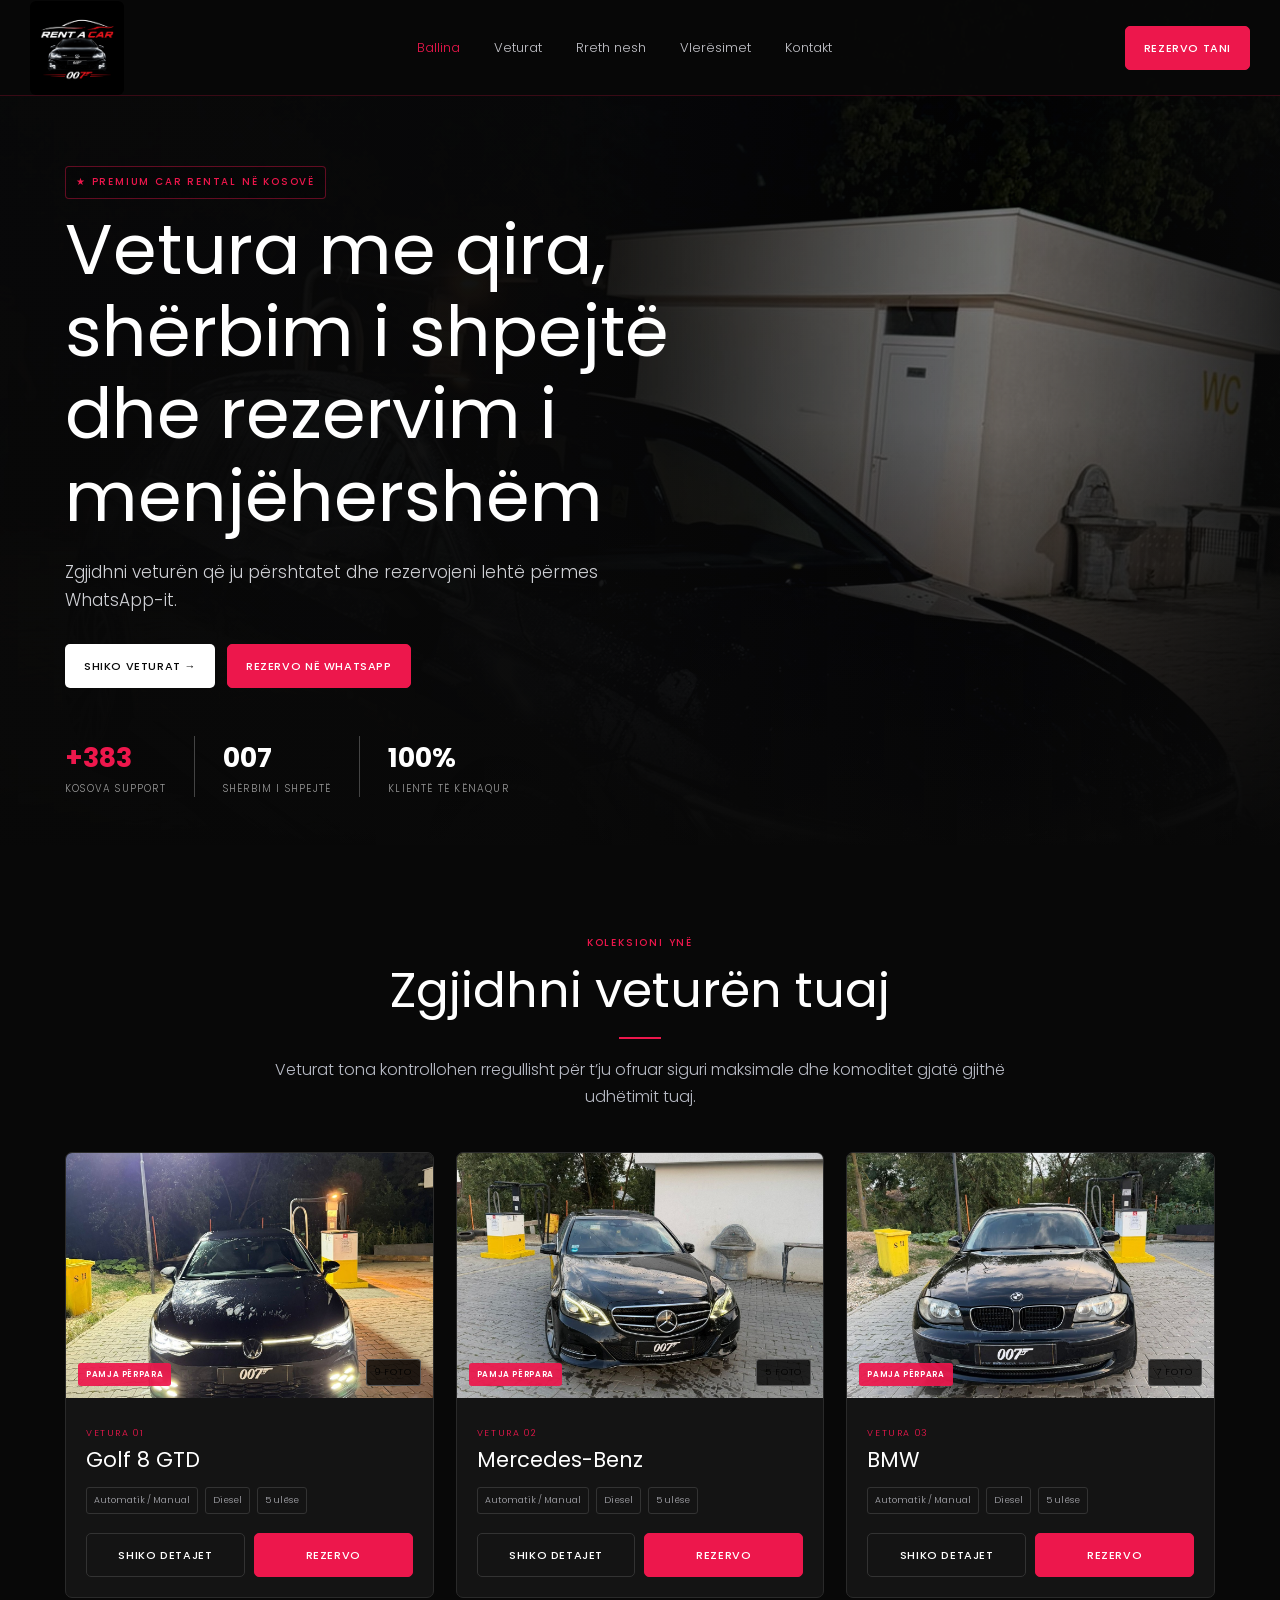
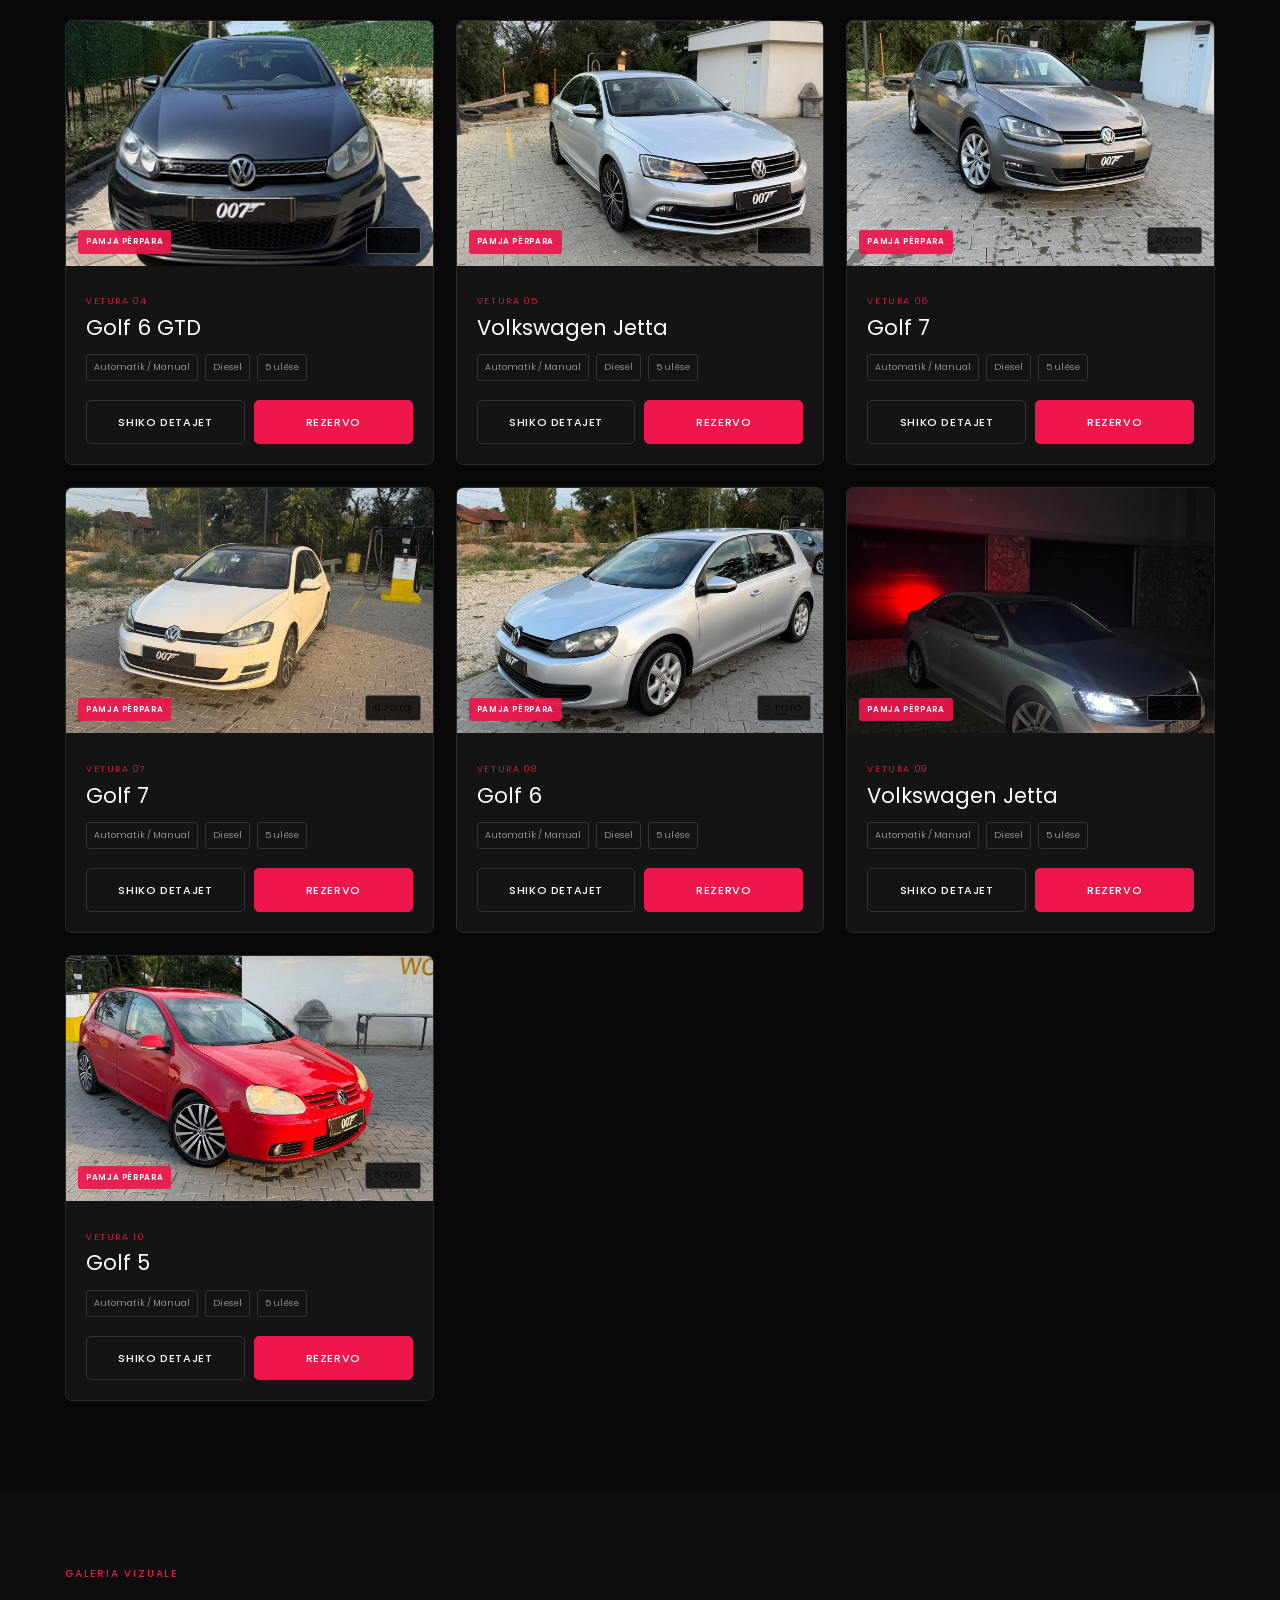
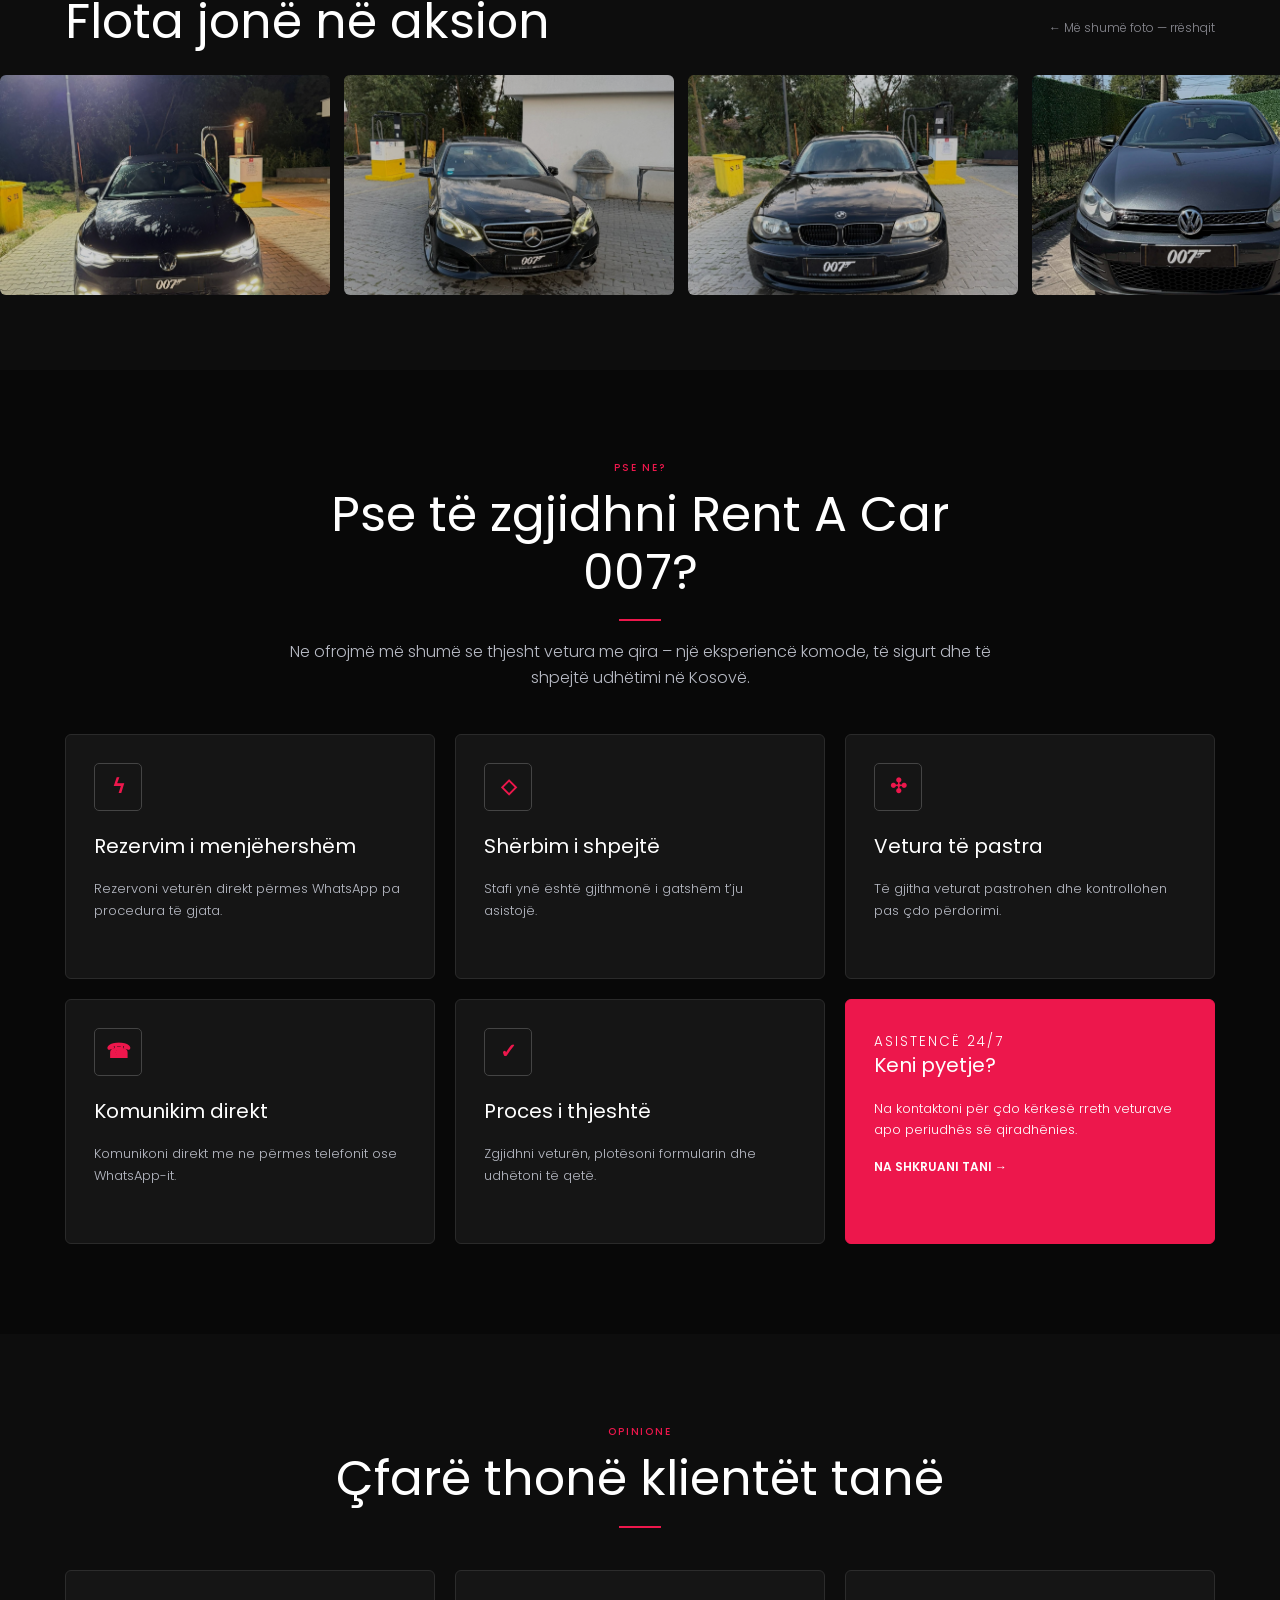
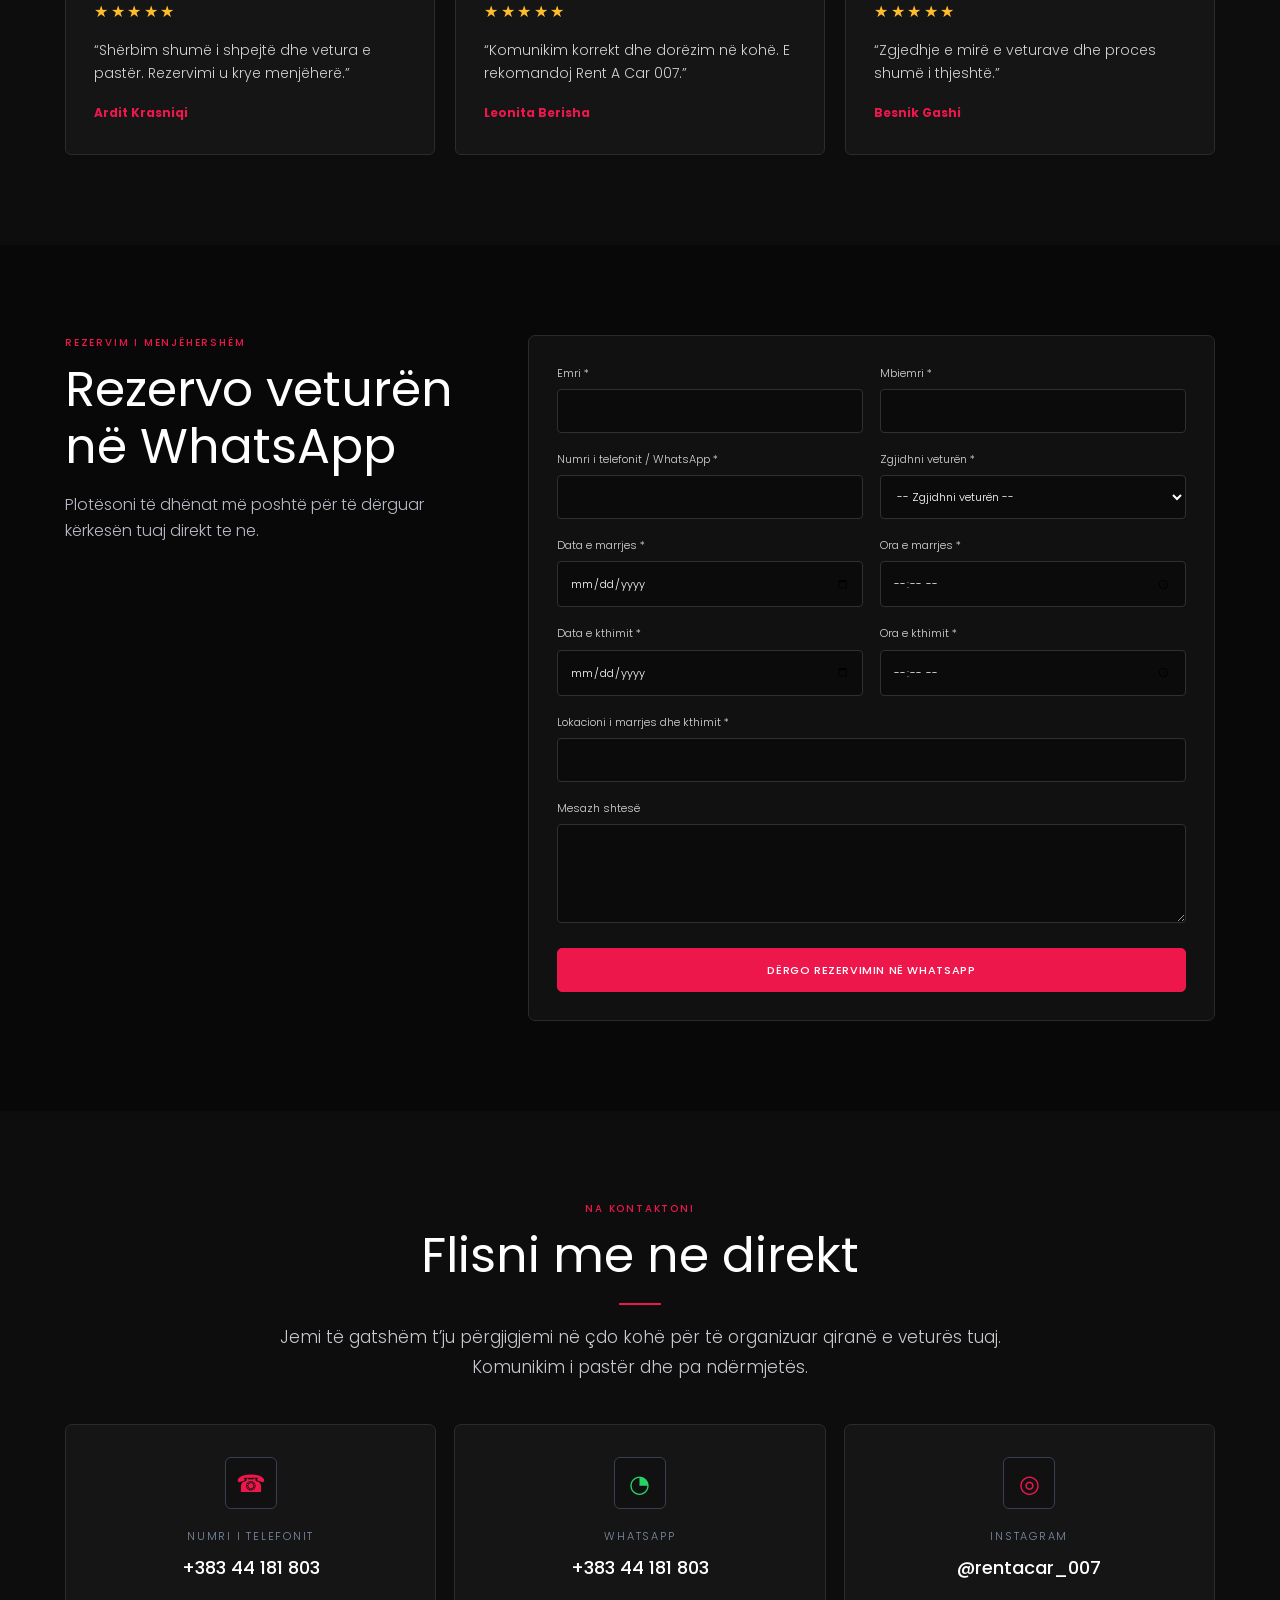
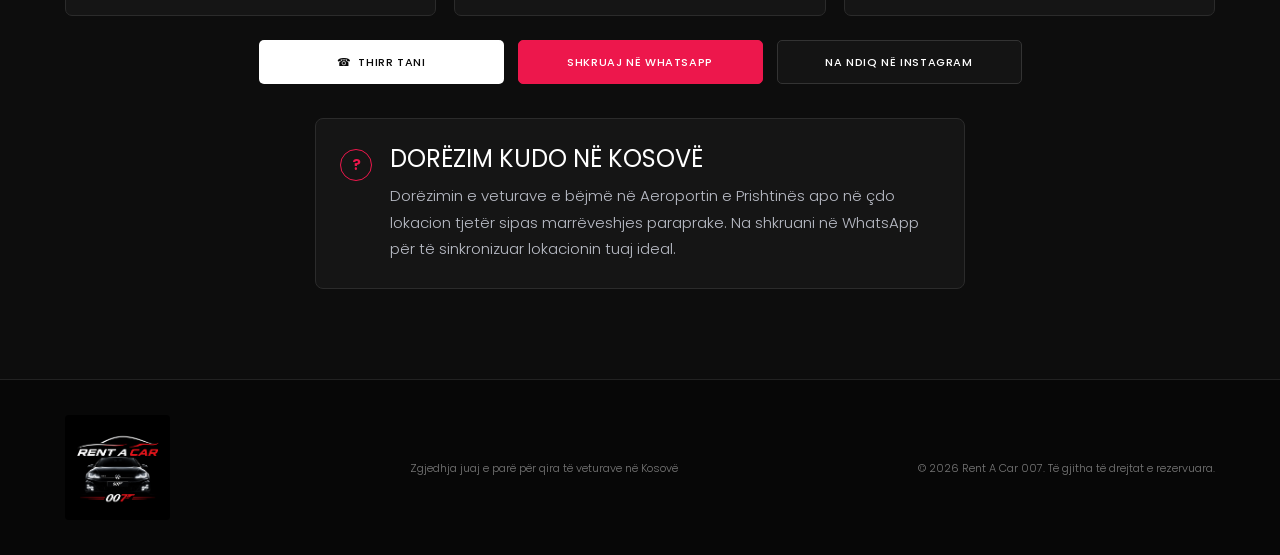
<file: index.html>
<!doctype html><html lang="sq"><head><meta charset="utf-8"><meta name="viewport" content="width=device-width,initial-scale=1"><meta name="theme-color" content="#080808"><link rel="icon" type="image/png" href="assets/logo/favicon.png"><link rel="apple-touch-icon" href="assets/logo/favicon.png"><title>Rent A Car 007 | Vetura me qira në Kosovë</title><meta name="description" content="Rent A Car 007 – vetura me qira dhe rezervim i shpejtë në Kosovë."><link rel="preconnect" href="https://fonts.googleapis.com"><link rel="preconnect" href="https://fonts.gstatic.com" crossorigin><link href="https://fonts.googleapis.com/css2?family=Poppins:wght@300;400;500;600&display=swap" rel="stylesheet"><link rel="stylesheet" href="css/style.css"><meta property="og:image" content="assets/logo/og-rentacar007.jpg"></head>
<body><header class="site-header" id="siteHeader"><div class="header-inner container-wide"><a class="brand brand-logo" href="#ballina" aria-label="Rent A Car 007"><img src="assets/logo/rentacar007-logo.png" alt="Rent A Car 007 logo"></a><nav class="desktop-nav"><a href="#ballina" class="active">Ballina</a><a href="#veturat">Veturat</a><a href="#rreth-nesh">Rreth nesh</a><a href="#vleresimet">Vlerësimet</a><a href="#kontakt">Kontakt</a></nav><a class="button button-primary header-cta" href="#rezervimi">Rezervo tani</a><button class="menu-button" id="menuButton"><span></span><span></span><span></span></button></div></header>
<aside class="mobile-menu" id="mobileMenu"><div class="mobile-menu-top"><a class="brand brand-logo" href="#ballina" aria-label="Rent A Car 007"><img src="assets/logo/rentacar007-logo.png" alt="Rent A Car 007 logo"></a><button class="menu-close" id="menuClose">×</button></div><a href="#ballina">Ballina</a><a href="#veturat">Veturat</a><a href="#rreth-nesh">Rreth nesh</a><a href="#vleresimet">Vlerësimet</a><a href="#kontakt">Kontakt</a><a class="button button-primary" href="#rezervimi">Rezervo tani</a></aside>
<main><section class="hero" id="ballina"><img class="hero-car" src="assets/cars/07-vw-golf-8-gtd/01.jpg" alt="Rent A Car 007"><div class="hero-overlay"></div><div class="hero-content container"><div class="hero-copy"><p class="eyebrow outlined">★ PREMIUM CAR RENTAL NË KOSOVË</p><h1>Vetura me qira, shërbim i shpejtë dhe rezervim i menjëhershëm</h1><p class="hero-description">Zgjidhni veturën që ju përshtatet dhe rezervojeni lehtë përmes WhatsApp-it.</p><div class="hero-actions"><a class="button button-light" href="#veturat">Shiko veturat →</a><a class="button button-primary" href="https://wa.me/38344181803" target="_blank">Rezervo në WhatsApp</a></div><div class="hero-stats"><div><strong class="accent">+383</strong><span>Kosova support</span></div><div><strong>007</strong><span>Shërbim i shpejtë</span></div><div><strong>100%</strong><span>Klientë të kënaqur</span></div></div></div></div></section>
<section class="section vehicles-section" id="veturat"><div class="container"><div class="section-heading"><p class="eyebrow">KOLEKSIONI YNË</p><h2>Zgjidhni veturën tuaj</h2><span></span><p>Veturat tona kontrollohen rregullisht për t’ju ofruar siguri maksimale dhe komoditet gjatë gjithë udhëtimit tuaj.</p></div><div class="vehicle-grid"><article class="vehicle-card reveal" data-car="0">
      <button class="vehicle-image-wrap" type="button" onclick="openCar(0)" aria-label="Hap Golf 8 GTD">
        <img src="assets/cars/07-vw-golf-8-gtd/08.jpg" alt="Golf 8 GTD – pamja përpara" loading="lazy">
        <span class="photo-count">9 FOTO</span>
      </button>
      <div class="vehicle-body"><p class="vehicle-number">VETURA 01</p><h3>Golf 8 GTD</h3>
      <div class="specs"><span>Automatik / Manual</span><span>Diesel</span><span>5 ulëse</span></div>
      <div class="vehicle-actions"><button class="button button-dark" onclick="openCar(0)">Shiko detajet</button><a class="button button-primary" href="#rezervimi" onclick="selectCar('Golf 8 GTD – Vetura 01')">Rezervo</a></div></div>
    </article><article class="vehicle-card reveal" data-car="1">
      <button class="vehicle-image-wrap" type="button" onclick="openCar(1)" aria-label="Hap Mercedes-Benz">
        <img src="assets/cars/08-mercedes/04.jpg" alt="Mercedes-Benz – pamja përpara" loading="lazy">
        <span class="photo-count">5 FOTO</span>
      </button>
      <div class="vehicle-body"><p class="vehicle-number">VETURA 02</p><h3>Mercedes-Benz</h3>
      <div class="specs"><span>Automatik / Manual</span><span>Diesel</span><span>5 ulëse</span></div>
      <div class="vehicle-actions"><button class="button button-dark" onclick="openCar(1)">Shiko detajet</button><a class="button button-primary" href="#rezervimi" onclick="selectCar('Mercedes-Benz – Vetura 02')">Rezervo</a></div></div>
    </article><article class="vehicle-card reveal" data-car="2">
      <button class="vehicle-image-wrap" type="button" onclick="openCar(2)" aria-label="Hap BMW">
        <img src="assets/cars/09-bmw/02.jpg" alt="BMW – pamja përpara" loading="lazy">
        <span class="photo-count">7 FOTO</span>
      </button>
      <div class="vehicle-body"><p class="vehicle-number">VETURA 03</p><h3>BMW</h3>
      <div class="specs"><span>Automatik / Manual</span><span>Diesel</span><span>5 ulëse</span></div>
      <div class="vehicle-actions"><button class="button button-dark" onclick="openCar(2)">Shiko detajet</button><a class="button button-primary" href="#rezervimi" onclick="selectCar('BMW – Vetura 03')">Rezervo</a></div></div>
    </article><article class="vehicle-card reveal" data-car="3">
      <button class="vehicle-image-wrap" type="button" onclick="openCar(3)" aria-label="Hap Golf 6 GTD">
        <img src="assets/cars/10-vw-golf-6-gtd/05.jpg" alt="Golf 6 GTD – pamja përpara" loading="lazy">
        <span class="photo-count">8 FOTO</span>
      </button>
      <div class="vehicle-body"><p class="vehicle-number">VETURA 04</p><h3>Golf 6 GTD</h3>
      <div class="specs"><span>Automatik / Manual</span><span>Diesel</span><span>5 ulëse</span></div>
      <div class="vehicle-actions"><button class="button button-dark" onclick="openCar(3)">Shiko detajet</button><a class="button button-primary" href="#rezervimi" onclick="selectCar('Golf 6 GTD – Vetura 04')">Rezervo</a></div></div>
    </article><article class="vehicle-card reveal" data-car="4">
      <button class="vehicle-image-wrap" type="button" onclick="openCar(4)" aria-label="Hap Volkswagen Jetta">
        <img src="assets/cars/05-vw-jetta-diten/07.jpg" alt="Volkswagen Jetta – pamja përpara" loading="lazy">
        <span class="photo-count">7 FOTO</span>
      </button>
      <div class="vehicle-body"><p class="vehicle-number">VETURA 05</p><h3>Volkswagen Jetta</h3>
      <div class="specs"><span>Automatik / Manual</span><span>Diesel</span><span>5 ulëse</span></div>
      <div class="vehicle-actions"><button class="button button-dark" onclick="openCar(4)">Shiko detajet</button><a class="button button-primary" href="#rezervimi" onclick="selectCar('Volkswagen Jetta – Vetura 05')">Rezervo</a></div></div>
    </article><article class="vehicle-card reveal" data-car="5">
      <button class="vehicle-image-wrap" type="button" onclick="openCar(5)" aria-label="Hap Golf 7">
        <img src="assets/cars/04-vw-golf-7-i-hirit/04.jpg" alt="Golf 7 – pamja përpara" loading="lazy">
        <span class="photo-count">5 FOTO</span>
      </button>
      <div class="vehicle-body"><p class="vehicle-number">VETURA 06</p><h3>Golf 7</h3>
      <div class="specs"><span>Automatik / Manual</span><span>Diesel</span><span>5 ulëse</span></div>
      <div class="vehicle-actions"><button class="button button-dark" onclick="openCar(5)">Shiko detajet</button><a class="button button-primary" href="#rezervimi" onclick="selectCar('Golf 7 – Vetura 06')">Rezervo</a></div></div>
    </article><article class="vehicle-card reveal" data-car="6">
      <button class="vehicle-image-wrap" type="button" onclick="openCar(6)" aria-label="Hap Golf 7">
        <img src="assets/cars/03-vw-golf-7-white/06.jpg" alt="Golf 7 – pamja përpara" loading="lazy">
        <span class="photo-count">6 FOTO</span>
      </button>
      <div class="vehicle-body"><p class="vehicle-number">VETURA 07</p><h3>Golf 7</h3>
      <div class="specs"><span>Automatik / Manual</span><span>Diesel</span><span>5 ulëse</span></div>
      <div class="vehicle-actions"><button class="button button-dark" onclick="openCar(6)">Shiko detajet</button><a class="button button-primary" href="#rezervimi" onclick="selectCar('Golf 7 – Vetura 07')">Rezervo</a></div></div>
    </article><article class="vehicle-card reveal" data-car="7">
      <button class="vehicle-image-wrap" type="button" onclick="openCar(7)" aria-label="Hap Golf 6">
        <img src="assets/cars/02-vw-golf-6-silver/01.jpg" alt="Golf 6 – pamja përpara" loading="lazy">
        <span class="photo-count">7 FOTO</span>
      </button>
      <div class="vehicle-body"><p class="vehicle-number">VETURA 08</p><h3>Golf 6</h3>
      <div class="specs"><span>Automatik / Manual</span><span>Diesel</span><span>5 ulëse</span></div>
      <div class="vehicle-actions"><button class="button button-dark" onclick="openCar(7)">Shiko detajet</button><a class="button button-primary" href="#rezervimi" onclick="selectCar('Golf 6 – Vetura 08')">Rezervo</a></div></div>
    </article><article class="vehicle-card reveal" data-car="8">
      <button class="vehicle-image-wrap" type="button" onclick="openCar(8)" aria-label="Hap Volkswagen Jetta">
        <img src="assets/cars/06-vw-jetta-naten/06.jpeg" alt="Volkswagen Jetta – pamja përpara" loading="lazy">
        <span class="photo-count">6 FOTO</span>
      </button>
      <div class="vehicle-body"><p class="vehicle-number">VETURA 09</p><h3>Volkswagen Jetta</h3>
      <div class="specs"><span>Automatik / Manual</span><span>Diesel</span><span>5 ulëse</span></div>
      <div class="vehicle-actions"><button class="button button-dark" onclick="openCar(8)">Shiko detajet</button><a class="button button-primary" href="#rezervimi" onclick="selectCar('Volkswagen Jetta – Vetura 09')">Rezervo</a></div></div>
    </article><article class="vehicle-card reveal" data-car="9">
      <button class="vehicle-image-wrap" type="button" onclick="openCar(9)" aria-label="Hap Golf 5">
        <img src="assets/cars/01-vw-golf-5-i-kuq/04.jpg" alt="Golf 5 – pamja përpara" loading="lazy">
        <span class="photo-count">5 FOTO</span>
      </button>
      <div class="vehicle-body"><p class="vehicle-number">VETURA 10</p><h3>Golf 5</h3>
      <div class="specs"><span>Automatik / Manual</span><span>Diesel</span><span>5 ulëse</span></div>
      <div class="vehicle-actions"><button class="button button-dark" onclick="openCar(9)">Shiko detajet</button><a class="button button-primary" href="#rezervimi" onclick="selectCar('Golf 5 – Vetura 10')">Rezervo</a></div></div>
    </article></div></div></section>
<section class="gallery-section"><div class="container gallery-heading"><div><p class="eyebrow">GALERIA VIZUALE</p><h2>Flota jonë në aksion</h2></div><p>← Më shumë foto — rrëshqit</p></div><div class="marquee"><div class="marquee-track"><button onclick="openCar(0)"><img src="assets/cars/07-vw-golf-8-gtd/08.jpg" alt="Golf 8 GTD" loading="lazy"></button><button onclick="openCar(1)"><img src="assets/cars/08-mercedes/04.jpg" alt="Mercedes-Benz" loading="lazy"></button><button onclick="openCar(2)"><img src="assets/cars/09-bmw/02.jpg" alt="BMW" loading="lazy"></button><button onclick="openCar(3)"><img src="assets/cars/10-vw-golf-6-gtd/05.jpg" alt="Golf 6 GTD" loading="lazy"></button><button onclick="openCar(4)"><img src="assets/cars/05-vw-jetta-diten/07.jpg" alt="Volkswagen Jetta" loading="lazy"></button><button onclick="openCar(5)"><img src="assets/cars/04-vw-golf-7-i-hirit/04.jpg" alt="Golf 7" loading="lazy"></button><button onclick="openCar(6)"><img src="assets/cars/03-vw-golf-7-white/06.jpg" alt="Golf 7" loading="lazy"></button><button onclick="openCar(7)"><img src="assets/cars/02-vw-golf-6-silver/01.jpg" alt="Golf 6" loading="lazy"></button><button onclick="openCar(8)"><img src="assets/cars/06-vw-jetta-naten/06.jpeg" alt="Volkswagen Jetta" loading="lazy"></button><button onclick="openCar(9)"><img src="assets/cars/01-vw-golf-5-i-kuq/04.jpg" alt="Golf 5" loading="lazy"></button><button onclick="openCar(0)"><img src="assets/cars/07-vw-golf-8-gtd/08.jpg" alt="Golf 8 GTD" loading="lazy"></button><button onclick="openCar(1)"><img src="assets/cars/08-mercedes/04.jpg" alt="Mercedes-Benz" loading="lazy"></button><button onclick="openCar(2)"><img src="assets/cars/09-bmw/02.jpg" alt="BMW" loading="lazy"></button><button onclick="openCar(3)"><img src="assets/cars/10-vw-golf-6-gtd/05.jpg" alt="Golf 6 GTD" loading="lazy"></button><button onclick="openCar(4)"><img src="assets/cars/05-vw-jetta-diten/07.jpg" alt="Volkswagen Jetta" loading="lazy"></button><button onclick="openCar(5)"><img src="assets/cars/04-vw-golf-7-i-hirit/04.jpg" alt="Golf 7" loading="lazy"></button><button onclick="openCar(6)"><img src="assets/cars/03-vw-golf-7-white/06.jpg" alt="Golf 7" loading="lazy"></button><button onclick="openCar(7)"><img src="assets/cars/02-vw-golf-6-silver/01.jpg" alt="Golf 6" loading="lazy"></button><button onclick="openCar(8)"><img src="assets/cars/06-vw-jetta-naten/06.jpeg" alt="Volkswagen Jetta" loading="lazy"></button><button onclick="openCar(9)"><img src="assets/cars/01-vw-golf-5-i-kuq/04.jpg" alt="Golf 5" loading="lazy"></button></div></div></section>
<section class="section why-section" id="rreth-nesh"><div class="container"><div class="section-heading"><p class="eyebrow">PSE NE?</p><h2>Pse të zgjidhni Rent A Car 007?</h2><span></span><p>Ne ofrojmë më shumë se thjesht vetura me qira – një eksperiencë komode, të sigurt dhe të shpejtë udhëtimi në Kosovë.</p></div><div class="benefit-grid"><article><b>ϟ</b><h3>Rezervim i menjëhershëm</h3><p>Rezervoni veturën direkt përmes WhatsApp pa procedura të gjata.</p></article><article><b>◇</b><h3>Shërbim i shpejtë</h3><p>Stafi ynë është gjithmonë i gatshëm t’ju asistojë.</p></article><article><b>✣</b><h3>Vetura të pastra</h3><p>Të gjitha veturat pastrohen dhe kontrollohen pas çdo përdorimi.</p></article><article><b>☎</b><h3>Komunikim direkt</h3><p>Komunikoni direkt me ne përmes telefonit ose WhatsApp-it.</p></article><article><b>✓</b><h3>Proces i thjeshtë</h3><p>Zgjidhni veturën, plotësoni formularin dhe udhëtoni të qetë.</p></article><article class="red-card"><small>ASISTENCË 24/7</small><h3>Keni pyetje?</h3><p>Na kontaktoni për çdo kërkesë rreth veturave apo periudhës së qiradhënies.</p><a href="https://wa.me/38344181803" target="_blank">Na shkruani tani →</a></article></div></div></section>
<section class="reviews" id="vleresimet"><div class="container"><div class="section-heading"><p class="eyebrow">OPINIONE</p><h2>Çfarë thonë klientët tanë</h2><span></span></div><div class="review-grid"><article><div>★★★★★</div><p>“Shërbim shumë i shpejtë dhe vetura e pastër. Rezervimi u krye menjëherë.”</p><strong>Ardit Krasniqi</strong></article><article><div>★★★★★</div><p>“Komunikim korrekt dhe dorëzim në kohë. E rekomandoj Rent A Car 007.”</p><strong>Leonita Berisha</strong></article><article><div>★★★★★</div><p>“Zgjedhje e mirë e veturave dhe proces shumë i thjeshtë.”</p><strong>Besnik Gashi</strong></article></div></div></section>
<section class="section booking" id="rezervimi"><div class="container booking-grid"><div><p class="eyebrow">REZERVIM I MENJËHERSHËM</p><h2>Rezervo veturën në WhatsApp</h2><p>Plotësoni të dhënat më poshtë për të dërguar kërkesën tuaj direkt te ne.</p></div><form id="bookingForm"><div class="form-grid"><label>Emri *<input id="firstName" required></label><label>Mbiemri *<input id="lastName" required></label><label>Numri i telefonit / WhatsApp *<input id="phone" required></label><label>Zgjidhni veturën *<select id="carSelect" required><option value="">-- Zgjidhni veturën --</option><option value="Golf 8 GTD – Vetura 01">Golf 8 GTD</option><option value="Mercedes-Benz – Vetura 02">Mercedes-Benz</option><option value="BMW – Vetura 03">BMW</option><option value="Golf 6 GTD – Vetura 04">Golf 6 GTD</option><option value="Volkswagen Jetta – Vetura 05">Volkswagen Jetta</option><option value="Golf 7 – Vetura 06">Golf 7</option><option value="Golf 7 – Vetura 07">Golf 7</option><option value="Golf 6 – Vetura 08">Golf 6</option><option value="Volkswagen Jetta – Vetura 09">Volkswagen Jetta</option><option value="Golf 5 – Vetura 10">Golf 5</option></select></label><label>Data e marrjes *<input id="pickupDate" type="date" required></label><label>Ora e marrjes *<input id="pickupTime" type="time" required></label><label>Data e kthimit *<input id="returnDate" type="date" required></label><label>Ora e kthimit *<input id="returnTime" type="time" required></label><label class="full">Lokacioni i marrjes dhe kthimit *<input id="location" required></label><label class="full">Mesazh shtesë<textarea id="message" rows="4"></textarea></label></div><button class="button button-primary submit" type="submit">Dërgo rezervimin në WhatsApp</button></form></div></section>
<section class="section contact" id="kontakt"><div class="container"><div class="section-heading contact-heading"><p class="eyebrow">NA KONTAKTONI</p><h2>Flisni me ne direkt</h2><span></span><p>Jemi të gatshëm t’ju përgjigjemi në çdo kohë për të organizuar qiranë e veturës tuaj.<br>Komunikim i pastër dhe pa ndërmjetës.</p></div><div class="contact-cards"><article class="contact-info-card"><div class="contact-icon">☎</div><p>Numri i telefonit</p><a href="tel:+38344181803">+383 44 181 803</a></article><article class="contact-info-card"><div class="contact-icon whatsapp">◔</div><p>WhatsApp</p><a href="https://wa.me/38344181803" target="_blank">+383 44 181 803</a></article><article class="contact-info-card"><div class="contact-icon instagram">◎</div><p>Instagram</p><a href="https://instagram.com/rentacar_007" target="_blank">@rentacar_007</a></article></div><div class="contact-actions"><a class="button button-light" href="tel:+38344181803">☎&nbsp;&nbsp;Thirr tani</a><a class="button button-primary" href="https://wa.me/38344181803" target="_blank">Shkruaj në WhatsApp</a><a class="button button-dark" href="https://instagram.com/rentacar_007" target="_blank">Na ndiq në Instagram</a></div><div class="delivery-card"><div class="delivery-icon">?</div><div><h3>Dorëzim kudo në Kosovë</h3><p>Dorëzimin e veturave e bëjmë në Aeroportin e Prishtinës apo në çdo lokacion tjetër sipas marrëveshjes paraprake. Na shkruani në WhatsApp për të sinkronizuar lokacionin tuaj ideal.</p></div></div></div></section></main>
<footer><div class="container footer-grid"><a class="brand brand-logo" href="#ballina" aria-label="Rent A Car 007"><img src="assets/logo/rentacar007-logo.png" alt="Rent A Car 007 logo"></a><p>Zgjedhja juaj e parë për qira të veturave në Kosovë</p><p>© 2026 Rent A Car 007. Të gjitha të drejtat e rezervuara.</p></div></footer>
<div class="modal" id="carModal" hidden><div class="modal-backdrop" onclick="closeCar()"></div><div class="modal-panel"><button class="modal-close" onclick="closeCar()">×</button><div class="modal-gallery"><button class="arrow left" onclick="prevPhoto()">‹</button><img id="modalImage" alt=""><button class="arrow right" onclick="nextPhoto()">›</button></div><div class="thumbs" id="thumbs"></div><div class="modal-info"><p class="eyebrow" id="modalNumber"></p><h2 id="modalTitle"></h2><div class="modal-specs"><span>Viti: Sipas marrëveshjes</span><span>Transmisioni: Automatik / Manual</span><span>Karburanti: Diesel</span><span>Ulëse: 5</span></div><p class="notice">Çmimet tona janë të negociueshme dhe varen nga kohëzgjatja e qirasë.</p><a class="button button-primary" href="#rezervimi" onclick="reserveModal()">Rezervo me formë</a></div></div></div>
<script>window.CARS=[{"name": "Golf 8 GTD", "bookingName": "Golf 8 GTD – Vetura 01", "images": ["assets/cars/07-vw-golf-8-gtd/08.jpg", "assets/cars/07-vw-golf-8-gtd/01.jpg", "assets/cars/07-vw-golf-8-gtd/07.jpg", "assets/cars/07-vw-golf-8-gtd/02.jpg", "assets/cars/07-vw-golf-8-gtd/04.jpg", "assets/cars/07-vw-golf-8-gtd/06.jpg", "assets/cars/07-vw-golf-8-gtd/03.jpg", "assets/cars/07-vw-golf-8-gtd/05.jpg", "assets/cars/07-vw-golf-8-gtd/09.jpg"]}, {"name": "Mercedes-Benz", "bookingName": "Mercedes-Benz – Vetura 02", "images": ["assets/cars/08-mercedes/04.jpg", "assets/cars/08-mercedes/01.jpg", "assets/cars/08-mercedes/03.jpg", "assets/cars/08-mercedes/02.jpg", "assets/cars/08-mercedes/05.jpg"]}, {"name": "BMW", "bookingName": "BMW – Vetura 03", "images": ["assets/cars/09-bmw/02.jpg", "assets/cars/09-bmw/06.jpg", "assets/cars/09-bmw/03.jpg", "assets/cars/09-bmw/07.jpg", "assets/cars/09-bmw/01.jpg", "assets/cars/09-bmw/04.jpg", "assets/cars/09-bmw/05.jpg"]}, {"name": "Golf 6 GTD", "bookingName": "Golf 6 GTD – Vetura 04", "images": ["assets/cars/10-vw-golf-6-gtd/05.jpg", "assets/cars/10-vw-golf-6-gtd/06.jpg", "assets/cars/10-vw-golf-6-gtd/01.jpg", "assets/cars/10-vw-golf-6-gtd/03.jpg", "assets/cars/10-vw-golf-6-gtd/04.jpg", "assets/cars/10-vw-golf-6-gtd/07.jpg", "assets/cars/10-vw-golf-6-gtd/02.jpg", "assets/cars/10-vw-golf-6-gtd/08.jpg"]}, {"name": "Volkswagen Jetta", "bookingName": "Volkswagen Jetta – Vetura 05", "images": ["assets/cars/05-vw-jetta-diten/07.jpg", "assets/cars/05-vw-jetta-diten/03.jpg", "assets/cars/05-vw-jetta-diten/06.jpg", "assets/cars/05-vw-jetta-diten/01.jpg", "assets/cars/05-vw-jetta-diten/04.jpg", "assets/cars/05-vw-jetta-diten/05.jpg", "assets/cars/05-vw-jetta-diten/02.jpg"]}, {"name": "Golf 7", "bookingName": "Golf 7 – Vetura 06", "images": ["assets/cars/04-vw-golf-7-i-hirit/04.jpg", "assets/cars/04-vw-golf-7-i-hirit/01.jpg", "assets/cars/04-vw-golf-7-i-hirit/05.jpg", "assets/cars/04-vw-golf-7-i-hirit/02.jpg", "assets/cars/04-vw-golf-7-i-hirit/03.jpg"]}, {"name": "Golf 7", "bookingName": "Golf 7 – Vetura 07", "images": ["assets/cars/03-vw-golf-7-white/06.jpg", "assets/cars/03-vw-golf-7-white/02.jpg", "assets/cars/03-vw-golf-7-white/01.jpg", "assets/cars/03-vw-golf-7-white/04.jpg", "assets/cars/03-vw-golf-7-white/03.jpg", "assets/cars/03-vw-golf-7-white/05.jpg"]}, {"name": "Golf 6", "bookingName": "Golf 6 – Vetura 08", "images": ["assets/cars/02-vw-golf-6-silver/01.jpg", "assets/cars/02-vw-golf-6-silver/05.jpg", "assets/cars/02-vw-golf-6-silver/06.jpg", "assets/cars/02-vw-golf-6-silver/02.jpg", "assets/cars/02-vw-golf-6-silver/03.jpg", "assets/cars/02-vw-golf-6-silver/04.jpg", "assets/cars/02-vw-golf-6-silver/07.jpg"]}, {"name": "Volkswagen Jetta", "bookingName": "Volkswagen Jetta – Vetura 09", "images": ["assets/cars/06-vw-jetta-naten/06.jpeg", "assets/cars/06-vw-jetta-naten/05.jpeg", "assets/cars/06-vw-jetta-naten/04.jpeg", "assets/cars/06-vw-jetta-naten/03.jpg", "assets/cars/06-vw-jetta-naten/01.jpg", "assets/cars/06-vw-jetta-naten/02.jpg"]}, {"name": "Golf 5", "bookingName": "Golf 5 – Vetura 10", "images": ["assets/cars/01-vw-golf-5-i-kuq/04.jpg", "assets/cars/01-vw-golf-5-i-kuq/03.jpg", "assets/cars/01-vw-golf-5-i-kuq/01.jpg", "assets/cars/01-vw-golf-5-i-kuq/02.jpg", "assets/cars/01-vw-golf-5-i-kuq/05.jpg"]}];</script><script src="js/script.js"></script></body></html>
</file>
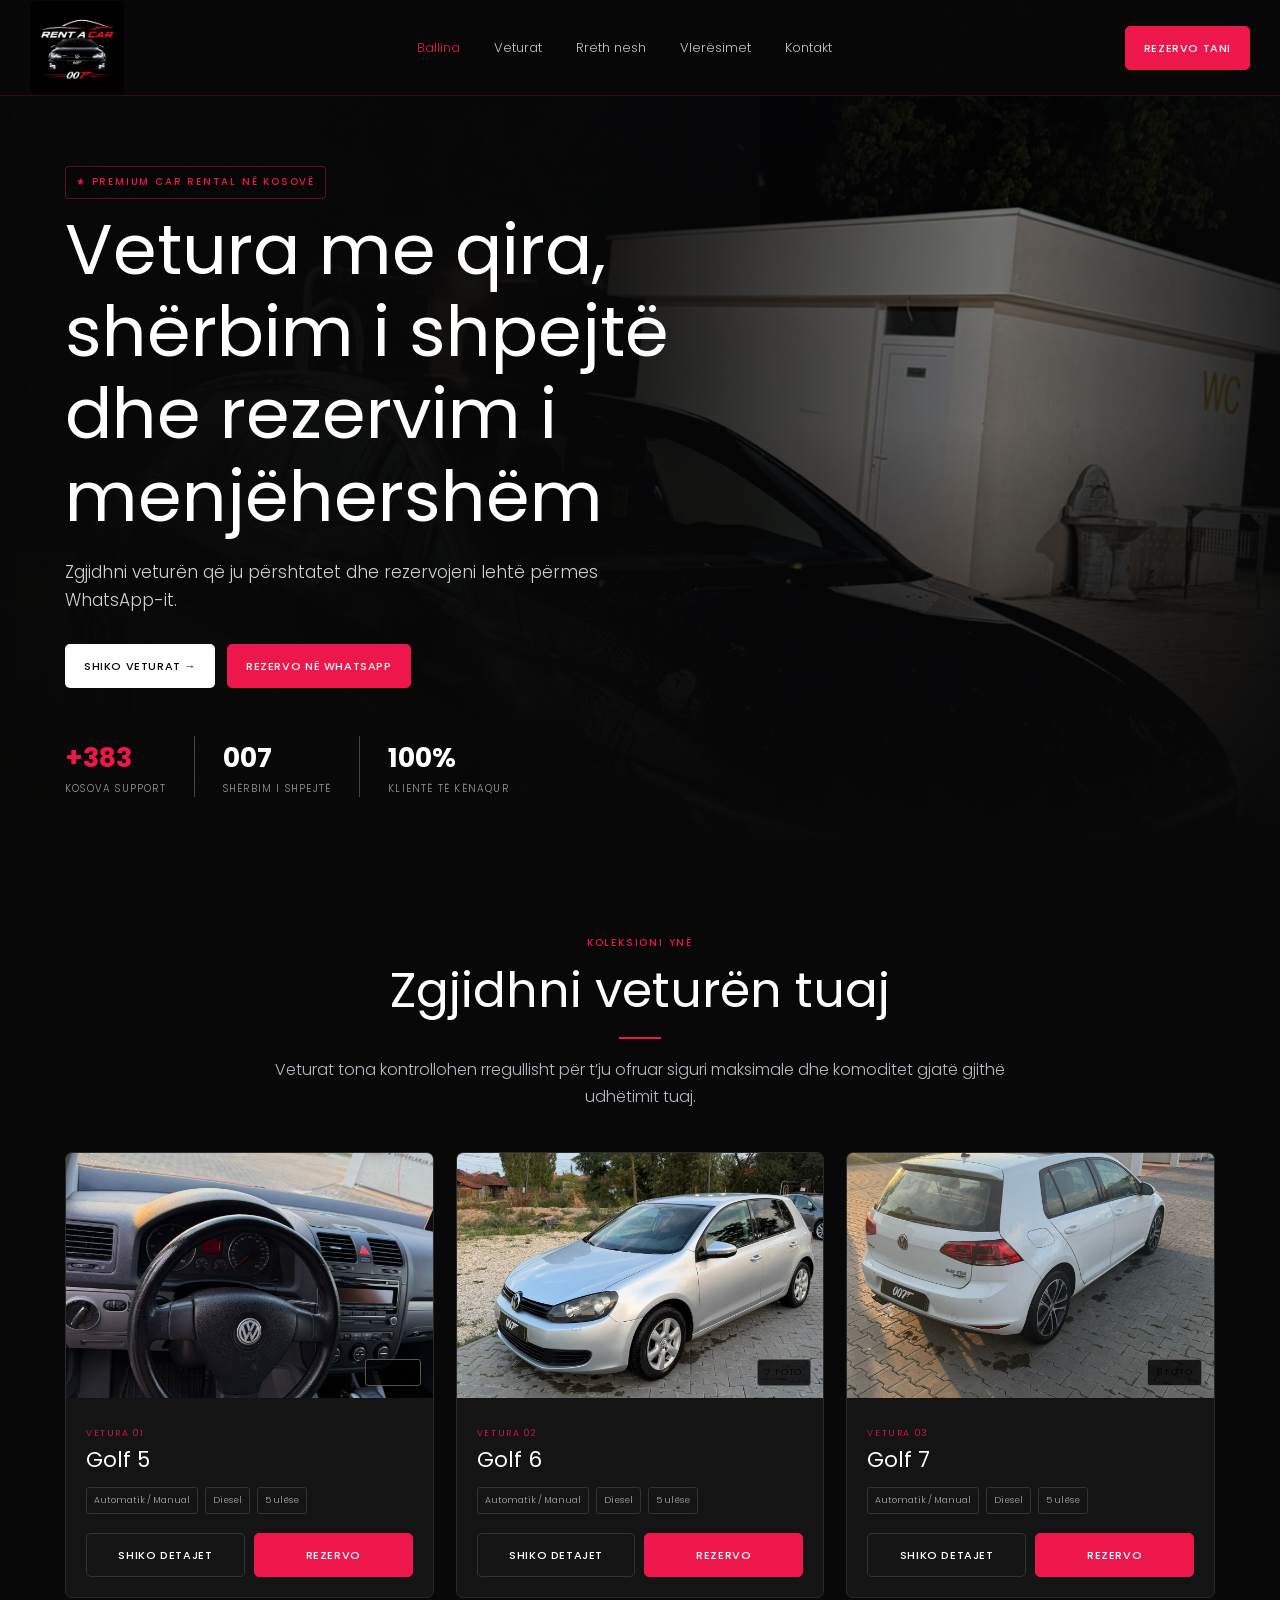
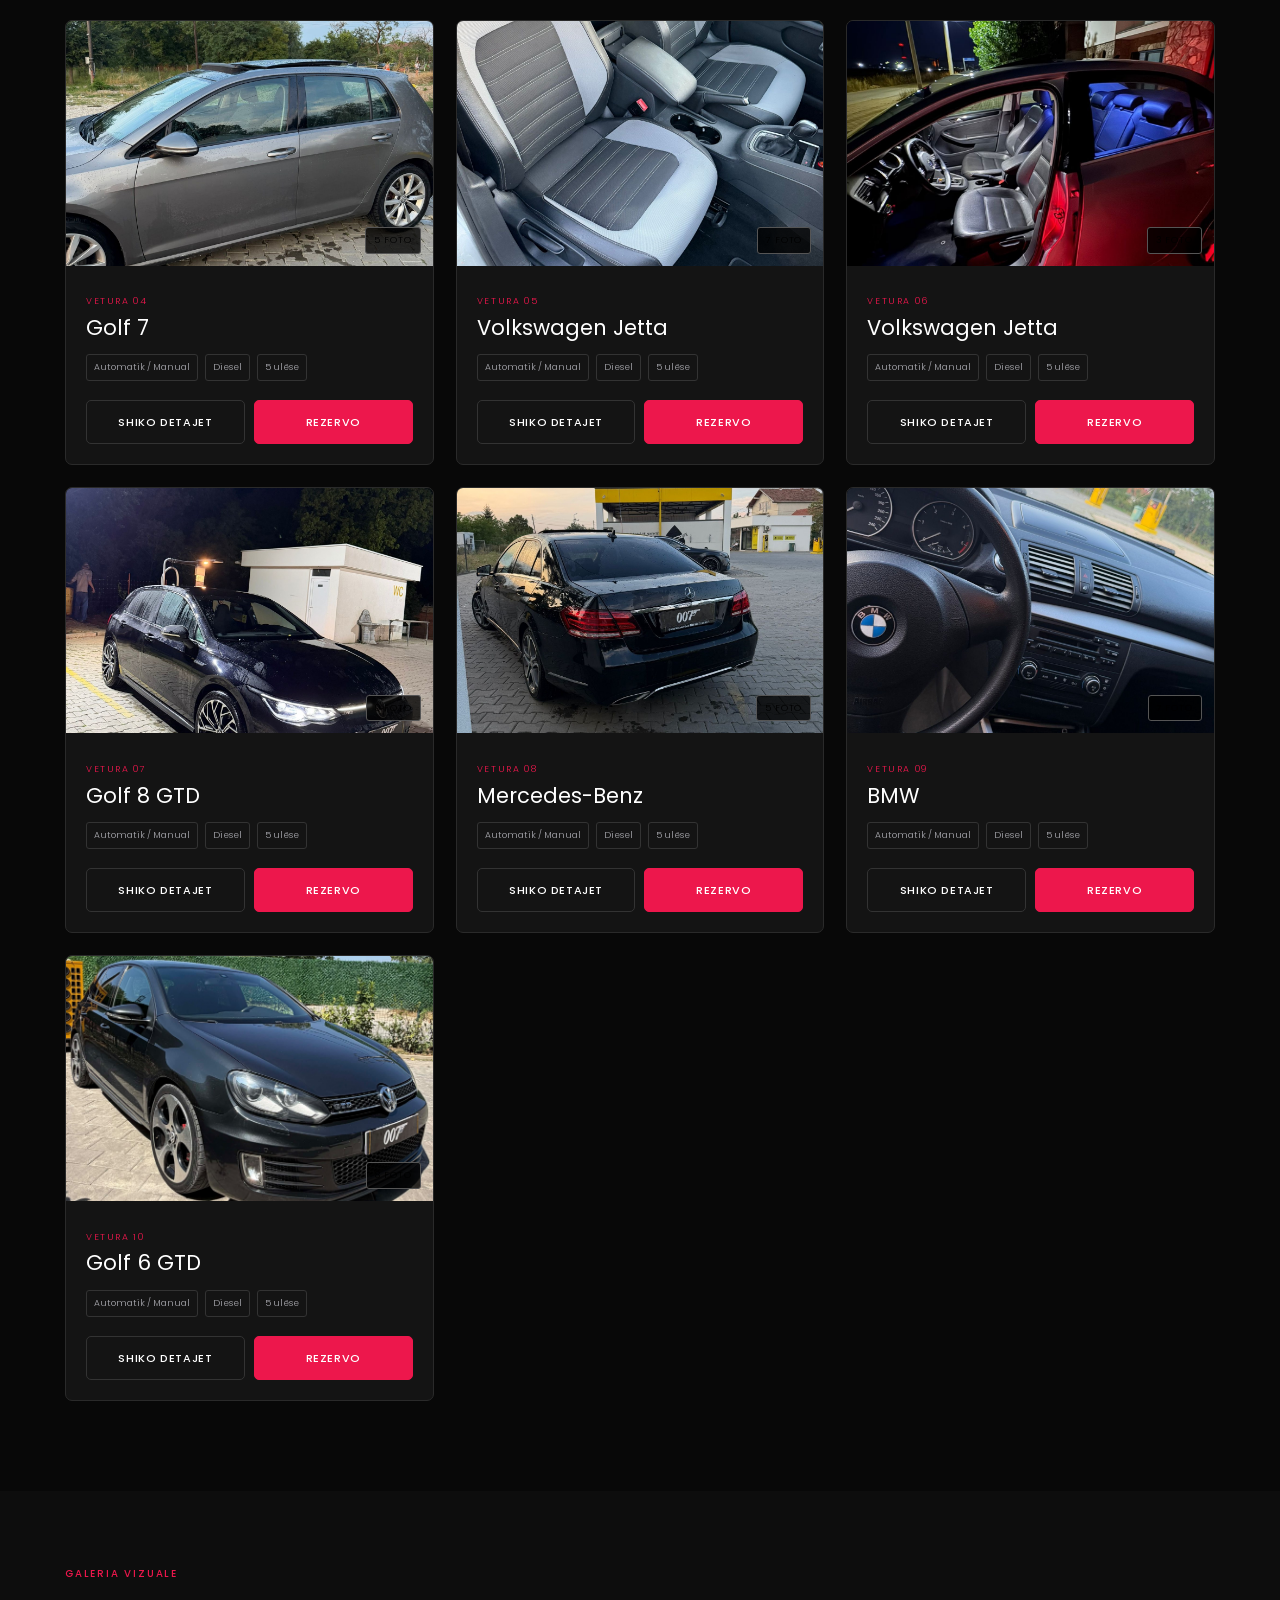
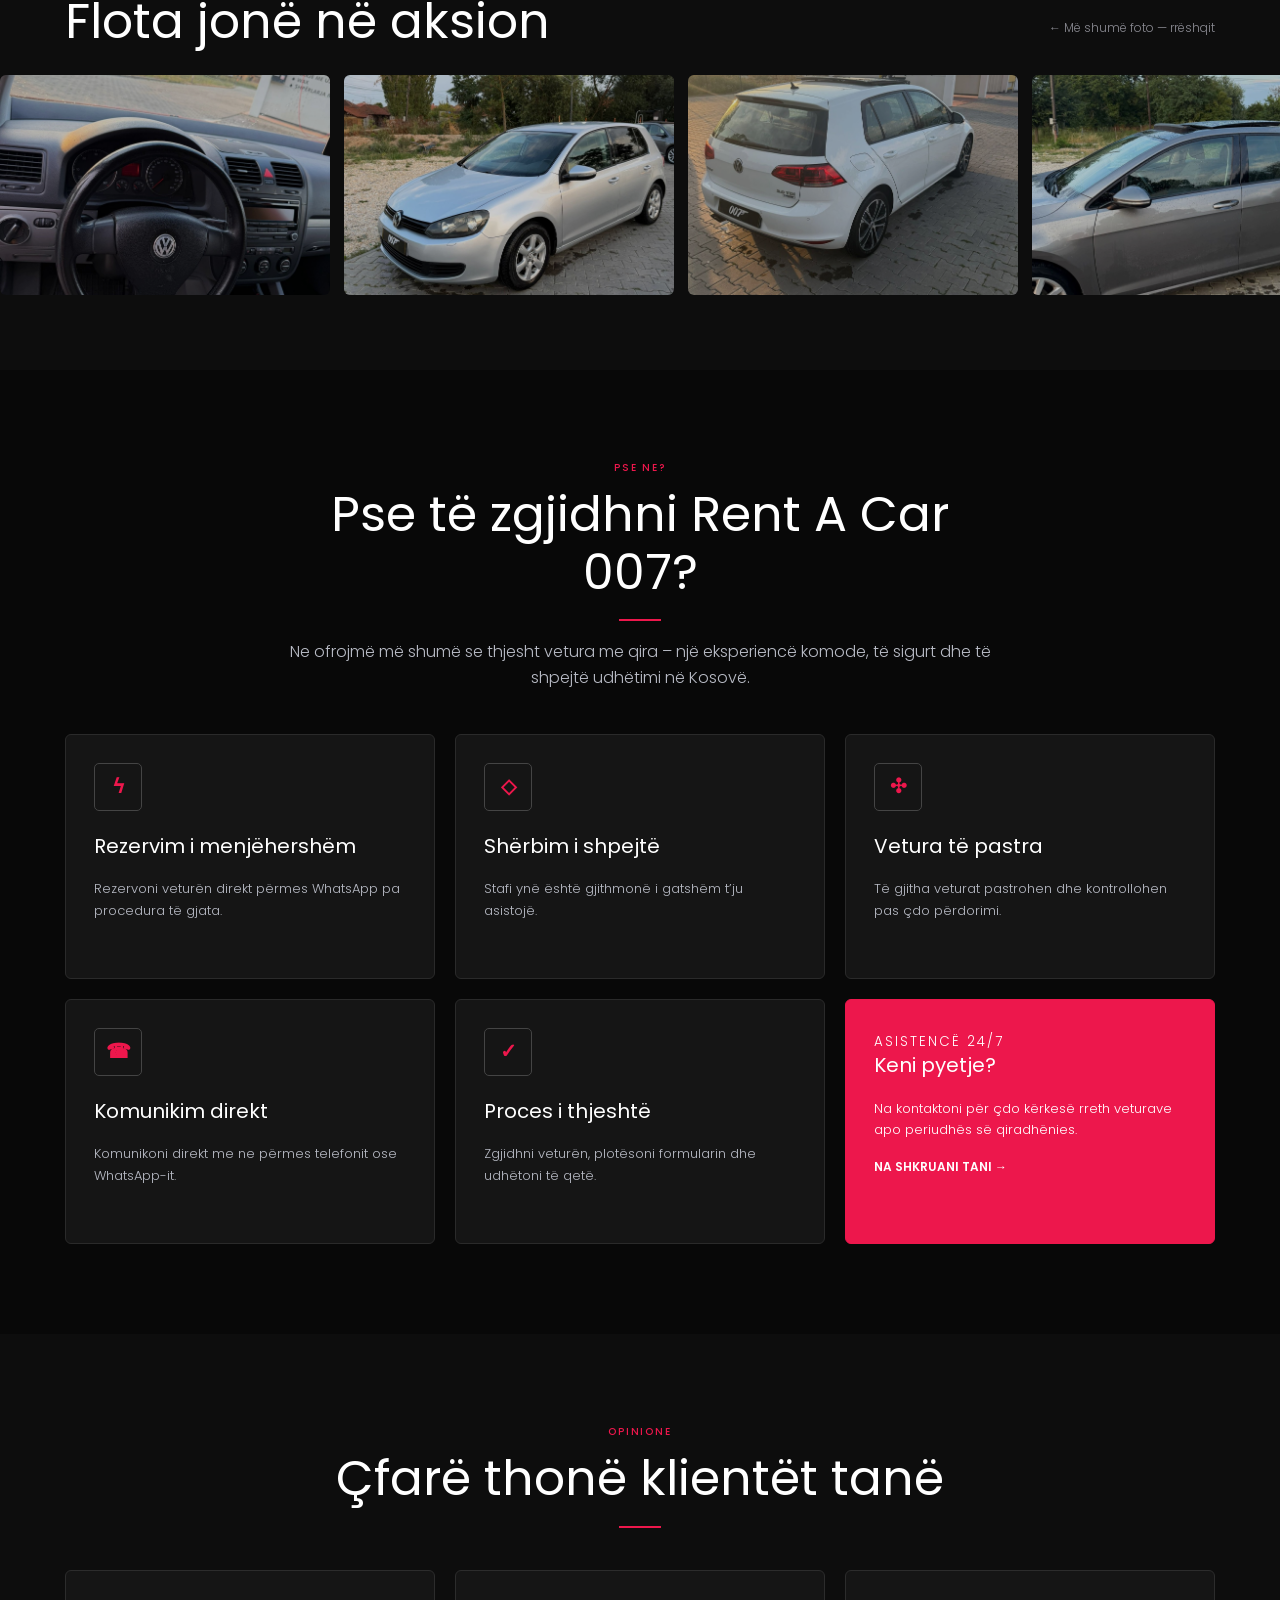
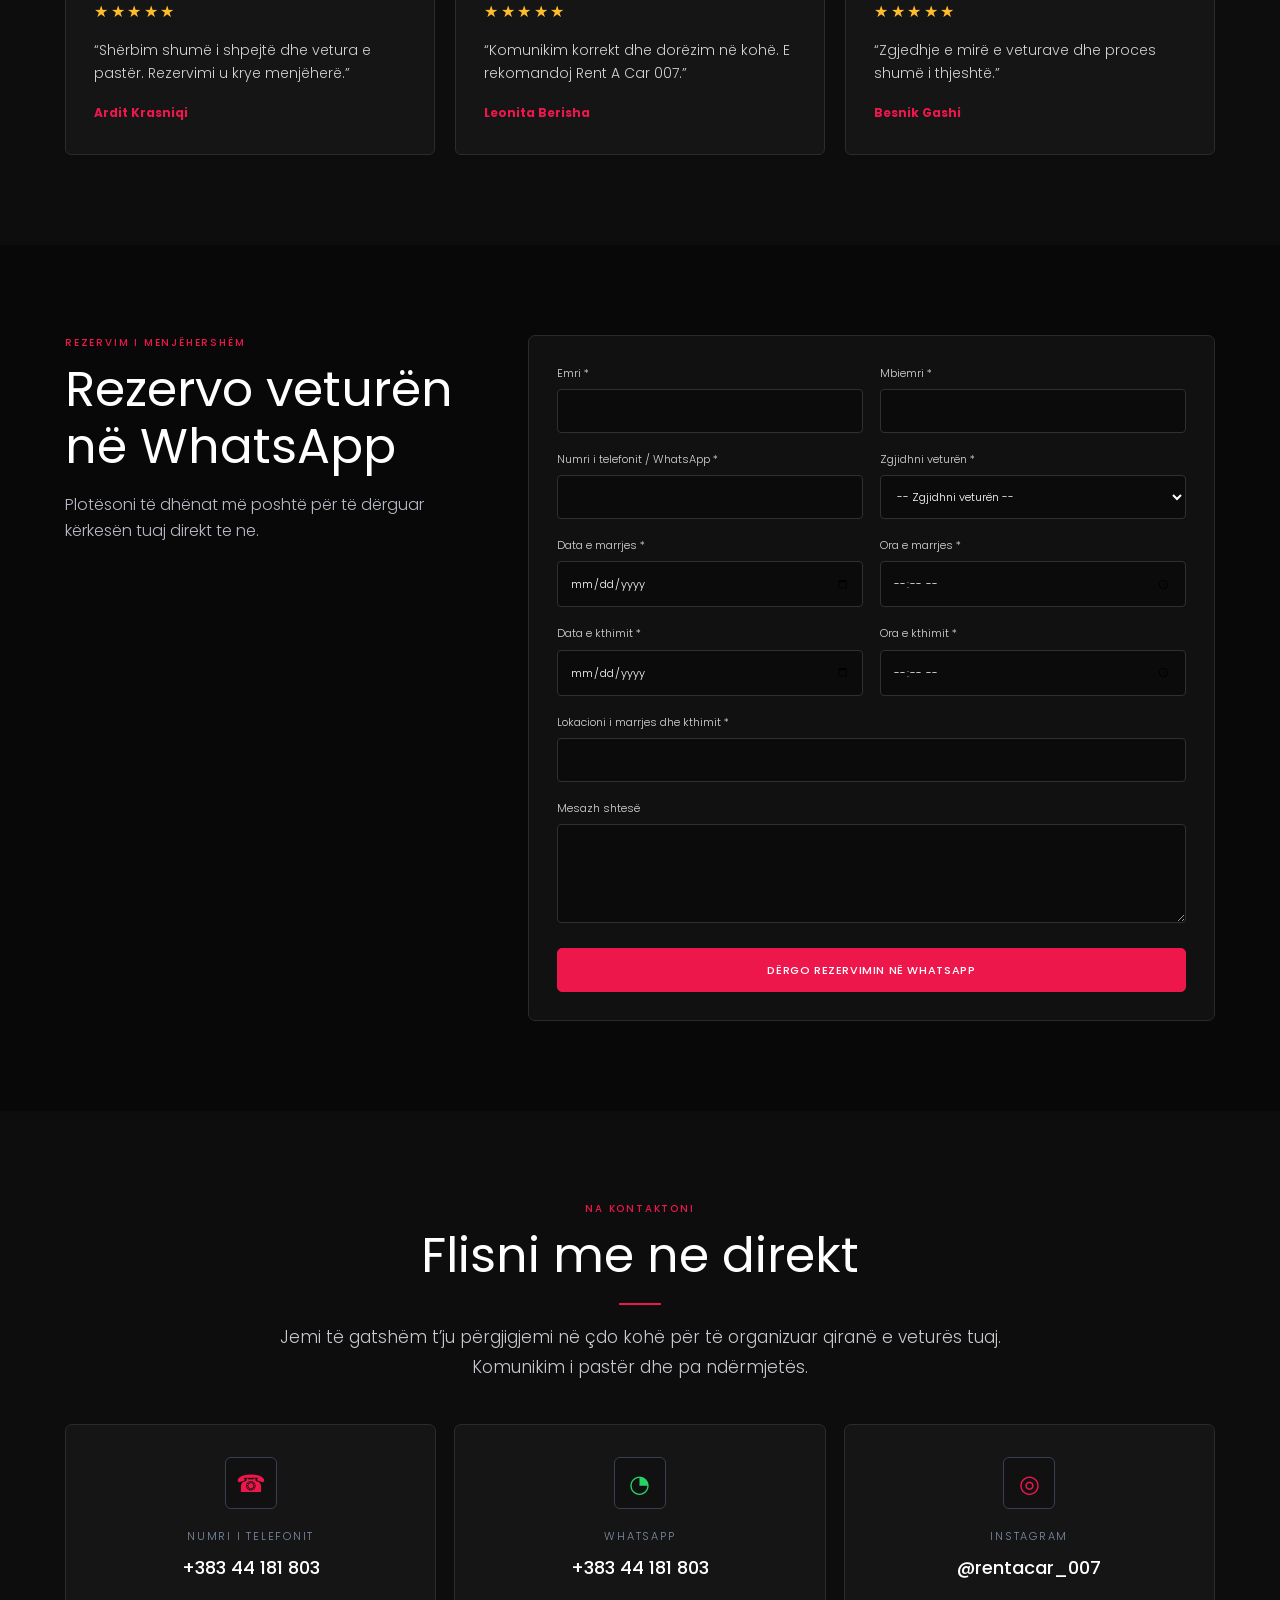
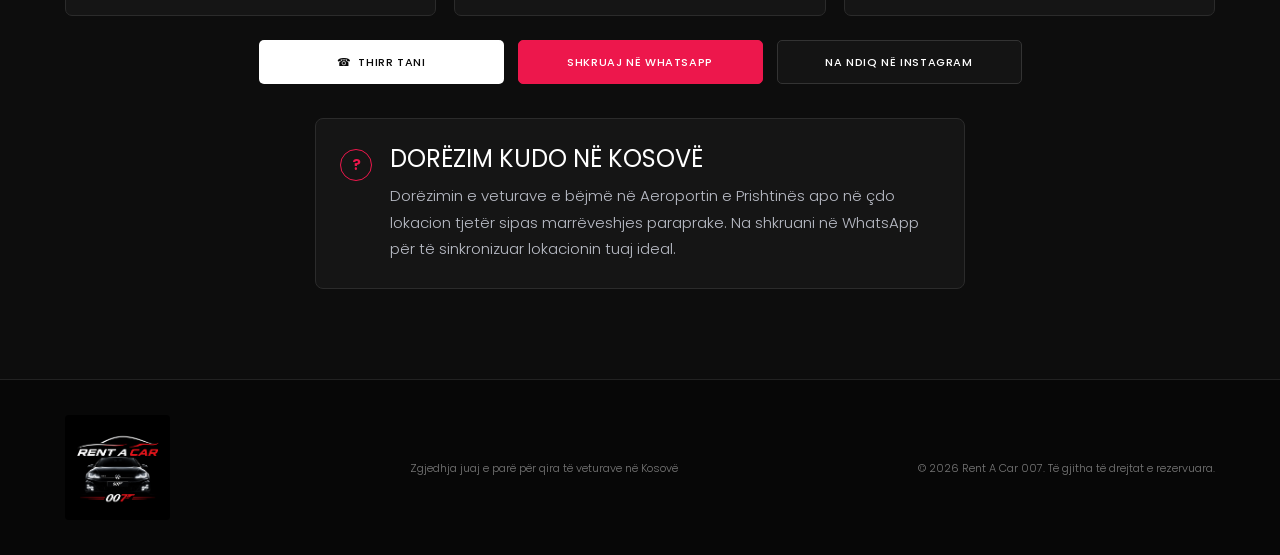
<file: Rent-A-Car-007-Logo-Bigger (1)/Rent-A-Car-007-Final/index.html>
<!doctype html><html lang="sq"><head><meta charset="utf-8"><meta name="viewport" content="width=device-width,initial-scale=1"><meta name="theme-color" content="#080808"><link rel="icon" type="image/png" href="assets/logo/favicon.png"><link rel="apple-touch-icon" href="assets/logo/favicon.png"><title>Rent A Car 007 | Vetura me qira në Kosovë</title><meta name="description" content="Rent A Car 007 – vetura me qira dhe rezervim i shpejtë në Kosovë."><link rel="preconnect" href="https://fonts.googleapis.com"><link rel="preconnect" href="https://fonts.gstatic.com" crossorigin><link href="https://fonts.googleapis.com/css2?family=Poppins:wght@300;400;500;600&display=swap" rel="stylesheet"><link rel="stylesheet" href="css/style.css"><meta property="og:image" content="assets/logo/og-rentacar007.jpg"></head>
<body><header class="site-header" id="siteHeader"><div class="header-inner container-wide"><a class="brand brand-logo" href="#ballina" aria-label="Rent A Car 007"><img src="assets/logo/rentacar007-logo.png" alt="Rent A Car 007 logo"></a><nav class="desktop-nav"><a href="#ballina" class="active">Ballina</a><a href="#veturat">Veturat</a><a href="#rreth-nesh">Rreth nesh</a><a href="#vleresimet">Vlerësimet</a><a href="#kontakt">Kontakt</a></nav><a class="button button-primary header-cta" href="#rezervimi">Rezervo tani</a><button class="menu-button" id="menuButton"><span></span><span></span><span></span></button></div></header>
<aside class="mobile-menu" id="mobileMenu"><div class="mobile-menu-top"><a class="brand brand-logo" href="#ballina" aria-label="Rent A Car 007"><img src="assets/logo/rentacar007-logo.png" alt="Rent A Car 007 logo"></a><button class="menu-close" id="menuClose">×</button></div><a href="#ballina">Ballina</a><a href="#veturat">Veturat</a><a href="#rreth-nesh">Rreth nesh</a><a href="#vleresimet">Vlerësimet</a><a href="#kontakt">Kontakt</a><a class="button button-primary" href="#rezervimi">Rezervo tani</a></aside>
<main><section class="hero" id="ballina"><img class="hero-car" src="assets/cars/07-vw-golf-8-gtd/01.jpg" alt="Rent A Car 007"><div class="hero-overlay"></div><div class="hero-content container"><div class="hero-copy"><p class="eyebrow outlined">★ PREMIUM CAR RENTAL NË KOSOVË</p><h1>Vetura me qira, shërbim i shpejtë dhe rezervim i menjëhershëm</h1><p class="hero-description">Zgjidhni veturën që ju përshtatet dhe rezervojeni lehtë përmes WhatsApp-it.</p><div class="hero-actions"><a class="button button-light" href="#veturat">Shiko veturat →</a><a class="button button-primary" href="https://wa.me/38344181803" target="_blank">Rezervo në WhatsApp</a></div><div class="hero-stats"><div><strong class="accent">+383</strong><span>Kosova support</span></div><div><strong>007</strong><span>Shërbim i shpejtë</span></div><div><strong>100%</strong><span>Klientë të kënaqur</span></div></div></div></div></section>
<section class="section vehicles-section" id="veturat"><div class="container"><div class="section-heading"><p class="eyebrow">KOLEKSIONI YNË</p><h2>Zgjidhni veturën tuaj</h2><span></span><p>Veturat tona kontrollohen rregullisht për t’ju ofruar siguri maksimale dhe komoditet gjatë gjithë udhëtimit tuaj.</p></div><div class="vehicle-grid"><article class="vehicle-card reveal" data-car="0">
      <button class="vehicle-image-wrap" type="button" onclick="openCar(0)" aria-label="Hap Golf 5">
        <img src="assets/cars/01-vw-golf-5-i-kuq/01.jpg" alt="Golf 5" loading="lazy">
        <span class="photo-count">5 FOTO</span>
      </button>
      <div class="vehicle-body"><p class="vehicle-number">VETURA 01</p><h3>Golf 5</h3>
      <div class="specs"><span>Automatik / Manual</span><span>Diesel</span><span>5 ulëse</span></div>
      <div class="vehicle-actions"><button class="button button-dark" onclick="openCar(0)">Shiko detajet</button><a class="button button-primary" href="#rezervimi" onclick="selectCar('Golf 5 – Vetura 01')">Rezervo</a></div></div>
    </article>
<article class="vehicle-card reveal" data-car="1">
      <button class="vehicle-image-wrap" type="button" onclick="openCar(1)" aria-label="Hap Golf 6">
        <img src="assets/cars/02-vw-golf-6-silver/01.jpg" alt="Golf 6" loading="lazy">
        <span class="photo-count">7 FOTO</span>
      </button>
      <div class="vehicle-body"><p class="vehicle-number">VETURA 02</p><h3>Golf 6</h3>
      <div class="specs"><span>Automatik / Manual</span><span>Diesel</span><span>5 ulëse</span></div>
      <div class="vehicle-actions"><button class="button button-dark" onclick="openCar(1)">Shiko detajet</button><a class="button button-primary" href="#rezervimi" onclick="selectCar('Golf 6 – Vetura 02')">Rezervo</a></div></div>
    </article>
<article class="vehicle-card reveal" data-car="2">
      <button class="vehicle-image-wrap" type="button" onclick="openCar(2)" aria-label="Hap Golf 7">
        <img src="assets/cars/03-vw-golf-7-white/01.jpg" alt="Golf 7" loading="lazy">
        <span class="photo-count">6 FOTO</span>
      </button>
      <div class="vehicle-body"><p class="vehicle-number">VETURA 03</p><h3>Golf 7</h3>
      <div class="specs"><span>Automatik / Manual</span><span>Diesel</span><span>5 ulëse</span></div>
      <div class="vehicle-actions"><button class="button button-dark" onclick="openCar(2)">Shiko detajet</button><a class="button button-primary" href="#rezervimi" onclick="selectCar('Golf 7 – Vetura 03')">Rezervo</a></div></div>
    </article>
<article class="vehicle-card reveal" data-car="3">
      <button class="vehicle-image-wrap" type="button" onclick="openCar(3)" aria-label="Hap Golf 7">
        <img src="assets/cars/04-vw-golf-7-i-hirit/01.jpg" alt="Golf 7" loading="lazy">
        <span class="photo-count">5 FOTO</span>
      </button>
      <div class="vehicle-body"><p class="vehicle-number">VETURA 04</p><h3>Golf 7</h3>
      <div class="specs"><span>Automatik / Manual</span><span>Diesel</span><span>5 ulëse</span></div>
      <div class="vehicle-actions"><button class="button button-dark" onclick="openCar(3)">Shiko detajet</button><a class="button button-primary" href="#rezervimi" onclick="selectCar('Golf 7 – Vetura 04')">Rezervo</a></div></div>
    </article>
<article class="vehicle-card reveal" data-car="4">
      <button class="vehicle-image-wrap" type="button" onclick="openCar(4)" aria-label="Hap Volkswagen Jetta">
        <img src="assets/cars/05-vw-jetta-diten/01.jpg" alt="Volkswagen Jetta" loading="lazy">
        <span class="photo-count">7 FOTO</span>
      </button>
      <div class="vehicle-body"><p class="vehicle-number">VETURA 05</p><h3>Volkswagen Jetta</h3>
      <div class="specs"><span>Automatik / Manual</span><span>Diesel</span><span>5 ulëse</span></div>
      <div class="vehicle-actions"><button class="button button-dark" onclick="openCar(4)">Shiko detajet</button><a class="button button-primary" href="#rezervimi" onclick="selectCar('Volkswagen Jetta – Vetura 05')">Rezervo</a></div></div>
    </article>
<article class="vehicle-card reveal" data-car="5">
      <button class="vehicle-image-wrap" type="button" onclick="openCar(5)" aria-label="Hap Volkswagen Jetta">
        <img src="assets/cars/06-vw-jetta-naten/01.jpg" alt="Volkswagen Jetta" loading="lazy">
        <span class="photo-count">3 FOTO</span>
      </button>
      <div class="vehicle-body"><p class="vehicle-number">VETURA 06</p><h3>Volkswagen Jetta</h3>
      <div class="specs"><span>Automatik / Manual</span><span>Diesel</span><span>5 ulëse</span></div>
      <div class="vehicle-actions"><button class="button button-dark" onclick="openCar(5)">Shiko detajet</button><a class="button button-primary" href="#rezervimi" onclick="selectCar('Volkswagen Jetta – Vetura 06')">Rezervo</a></div></div>
    </article>
<article class="vehicle-card reveal" data-car="6">
      <button class="vehicle-image-wrap" type="button" onclick="openCar(6)" aria-label="Hap Golf 8 GTD">
        <img src="assets/cars/07-vw-golf-8-gtd/01.jpg" alt="Golf 8 GTD" loading="lazy">
        <span class="photo-count">9 FOTO</span>
      </button>
      <div class="vehicle-body"><p class="vehicle-number">VETURA 07</p><h3>Golf 8 GTD</h3>
      <div class="specs"><span>Automatik / Manual</span><span>Diesel</span><span>5 ulëse</span></div>
      <div class="vehicle-actions"><button class="button button-dark" onclick="openCar(6)">Shiko detajet</button><a class="button button-primary" href="#rezervimi" onclick="selectCar('Golf 8 GTD – Vetura 07')">Rezervo</a></div></div>
    </article>
<article class="vehicle-card reveal" data-car="7">
      <button class="vehicle-image-wrap" type="button" onclick="openCar(7)" aria-label="Hap Mercedes-Benz">
        <img src="assets/cars/08-mercedes/01.jpg" alt="Mercedes-Benz" loading="lazy">
        <span class="photo-count">5 FOTO</span>
      </button>
      <div class="vehicle-body"><p class="vehicle-number">VETURA 08</p><h3>Mercedes-Benz</h3>
      <div class="specs"><span>Automatik / Manual</span><span>Diesel</span><span>5 ulëse</span></div>
      <div class="vehicle-actions"><button class="button button-dark" onclick="openCar(7)">Shiko detajet</button><a class="button button-primary" href="#rezervimi" onclick="selectCar('Mercedes-Benz – Vetura 08')">Rezervo</a></div></div>
    </article>
<article class="vehicle-card reveal" data-car="8">
      <button class="vehicle-image-wrap" type="button" onclick="openCar(8)" aria-label="Hap BMW">
        <img src="assets/cars/09-bmw/01.jpg" alt="BMW" loading="lazy">
        <span class="photo-count">7 FOTO</span>
      </button>
      <div class="vehicle-body"><p class="vehicle-number">VETURA 09</p><h3>BMW</h3>
      <div class="specs"><span>Automatik / Manual</span><span>Diesel</span><span>5 ulëse</span></div>
      <div class="vehicle-actions"><button class="button button-dark" onclick="openCar(8)">Shiko detajet</button><a class="button button-primary" href="#rezervimi" onclick="selectCar('BMW – Vetura 09')">Rezervo</a></div></div>
    </article>
<article class="vehicle-card reveal" data-car="9">
      <button class="vehicle-image-wrap" type="button" onclick="openCar(9)" aria-label="Hap Golf 6 GTD">
        <img src="assets/cars/10-vw-golf-6-gtd/01.jpg" alt="Golf 6 GTD" loading="lazy">
        <span class="photo-count">8 FOTO</span>
      </button>
      <div class="vehicle-body"><p class="vehicle-number">VETURA 10</p><h3>Golf 6 GTD</h3>
      <div class="specs"><span>Automatik / Manual</span><span>Diesel</span><span>5 ulëse</span></div>
      <div class="vehicle-actions"><button class="button button-dark" onclick="openCar(9)">Shiko detajet</button><a class="button button-primary" href="#rezervimi" onclick="selectCar('Golf 6 GTD – Vetura 10')">Rezervo</a></div></div>
    </article></div></div></section>
<section class="gallery-section"><div class="container gallery-heading"><div><p class="eyebrow">GALERIA VIZUALE</p><h2>Flota jonë në aksion</h2></div><p>← Më shumë foto — rrëshqit</p></div><div class="marquee"><div class="marquee-track"><button onclick="openCar(0)"><img src="assets/cars/01-vw-golf-5-i-kuq/01.jpg" alt="Golf 5" loading="lazy"></button><button onclick="openCar(1)"><img src="assets/cars/02-vw-golf-6-silver/01.jpg" alt="Golf 6" loading="lazy"></button><button onclick="openCar(2)"><img src="assets/cars/03-vw-golf-7-white/01.jpg" alt="Golf 7" loading="lazy"></button><button onclick="openCar(3)"><img src="assets/cars/04-vw-golf-7-i-hirit/01.jpg" alt="Golf 7" loading="lazy"></button><button onclick="openCar(4)"><img src="assets/cars/05-vw-jetta-diten/01.jpg" alt="Volkswagen Jetta" loading="lazy"></button><button onclick="openCar(5)"><img src="assets/cars/06-vw-jetta-naten/01.jpg" alt="Volkswagen Jetta" loading="lazy"></button><button onclick="openCar(6)"><img src="assets/cars/07-vw-golf-8-gtd/01.jpg" alt="Golf 8 GTD" loading="lazy"></button><button onclick="openCar(7)"><img src="assets/cars/08-mercedes/01.jpg" alt="Mercedes-Benz" loading="lazy"></button><button onclick="openCar(8)"><img src="assets/cars/09-bmw/01.jpg" alt="BMW" loading="lazy"></button><button onclick="openCar(0)"><img src="assets/cars/01-vw-golf-5-i-kuq/01.jpg" alt="Golf 5" loading="lazy"></button><button onclick="openCar(1)"><img src="assets/cars/02-vw-golf-6-silver/01.jpg" alt="Golf 6" loading="lazy"></button><button onclick="openCar(2)"><img src="assets/cars/03-vw-golf-7-white/01.jpg" alt="Golf 7" loading="lazy"></button><button onclick="openCar(3)"><img src="assets/cars/04-vw-golf-7-i-hirit/01.jpg" alt="Golf 7" loading="lazy"></button><button onclick="openCar(4)"><img src="assets/cars/05-vw-jetta-diten/01.jpg" alt="Volkswagen Jetta" loading="lazy"></button><button onclick="openCar(5)"><img src="assets/cars/06-vw-jetta-naten/01.jpg" alt="Volkswagen Jetta" loading="lazy"></button><button onclick="openCar(6)"><img src="assets/cars/07-vw-golf-8-gtd/01.jpg" alt="Golf 8 GTD" loading="lazy"></button><button onclick="openCar(7)"><img src="assets/cars/08-mercedes/01.jpg" alt="Mercedes-Benz" loading="lazy"></button><button onclick="openCar(8)"><img src="assets/cars/09-bmw/01.jpg" alt="BMW" loading="lazy"></button></div></div></section>
<section class="section why-section" id="rreth-nesh"><div class="container"><div class="section-heading"><p class="eyebrow">PSE NE?</p><h2>Pse të zgjidhni Rent A Car 007?</h2><span></span><p>Ne ofrojmë më shumë se thjesht vetura me qira – një eksperiencë komode, të sigurt dhe të shpejtë udhëtimi në Kosovë.</p></div><div class="benefit-grid"><article><b>ϟ</b><h3>Rezervim i menjëhershëm</h3><p>Rezervoni veturën direkt përmes WhatsApp pa procedura të gjata.</p></article><article><b>◇</b><h3>Shërbim i shpejtë</h3><p>Stafi ynë është gjithmonë i gatshëm t’ju asistojë.</p></article><article><b>✣</b><h3>Vetura të pastra</h3><p>Të gjitha veturat pastrohen dhe kontrollohen pas çdo përdorimi.</p></article><article><b>☎</b><h3>Komunikim direkt</h3><p>Komunikoni direkt me ne përmes telefonit ose WhatsApp-it.</p></article><article><b>✓</b><h3>Proces i thjeshtë</h3><p>Zgjidhni veturën, plotësoni formularin dhe udhëtoni të qetë.</p></article><article class="red-card"><small>ASISTENCË 24/7</small><h3>Keni pyetje?</h3><p>Na kontaktoni për çdo kërkesë rreth veturave apo periudhës së qiradhënies.</p><a href="https://wa.me/38344181803" target="_blank">Na shkruani tani →</a></article></div></div></section>
<section class="reviews" id="vleresimet"><div class="container"><div class="section-heading"><p class="eyebrow">OPINIONE</p><h2>Çfarë thonë klientët tanë</h2><span></span></div><div class="review-grid"><article><div>★★★★★</div><p>“Shërbim shumë i shpejtë dhe vetura e pastër. Rezervimi u krye menjëherë.”</p><strong>Ardit Krasniqi</strong></article><article><div>★★★★★</div><p>“Komunikim korrekt dhe dorëzim në kohë. E rekomandoj Rent A Car 007.”</p><strong>Leonita Berisha</strong></article><article><div>★★★★★</div><p>“Zgjedhje e mirë e veturave dhe proces shumë i thjeshtë.”</p><strong>Besnik Gashi</strong></article></div></div></section>
<section class="section booking" id="rezervimi"><div class="container booking-grid"><div><p class="eyebrow">REZERVIM I MENJËHERSHËM</p><h2>Rezervo veturën në WhatsApp</h2><p>Plotësoni të dhënat më poshtë për të dërguar kërkesën tuaj direkt te ne.</p></div><form id="bookingForm"><div class="form-grid"><label>Emri *<input id="firstName" required></label><label>Mbiemri *<input id="lastName" required></label><label>Numri i telefonit / WhatsApp *<input id="phone" required></label><label>Zgjidhni veturën *<select id="carSelect" required><option value="">-- Zgjidhni veturën --</option><option value="Golf 5 – Vetura 01">Golf 5</option><option value="Golf 6 – Vetura 02">Golf 6</option><option value="Golf 7 – Vetura 03">Golf 7</option><option value="Golf 7 – Vetura 04">Golf 7</option><option value="Volkswagen Jetta – Vetura 05">Volkswagen Jetta</option><option value="Volkswagen Jetta – Vetura 06">Volkswagen Jetta</option><option value="Golf 8 GTD – Vetura 07">Golf 8 GTD</option><option value="Mercedes-Benz – Vetura 08">Mercedes-Benz</option><option value="BMW – Vetura 09">BMW</option><option value="Golf 6 GTD – Vetura 10">Golf 6 GTD</option></select></label><label>Data e marrjes *<input id="pickupDate" type="date" required></label><label>Ora e marrjes *<input id="pickupTime" type="time" required></label><label>Data e kthimit *<input id="returnDate" type="date" required></label><label>Ora e kthimit *<input id="returnTime" type="time" required></label><label class="full">Lokacioni i marrjes dhe kthimit *<input id="location" required></label><label class="full">Mesazh shtesë<textarea id="message" rows="4"></textarea></label></div><button class="button button-primary submit" type="submit">Dërgo rezervimin në WhatsApp</button></form></div></section>
<section class="section contact" id="kontakt"><div class="container"><div class="section-heading contact-heading"><p class="eyebrow">NA KONTAKTONI</p><h2>Flisni me ne direkt</h2><span></span><p>Jemi të gatshëm t’ju përgjigjemi në çdo kohë për të organizuar qiranë e veturës tuaj.<br>Komunikim i pastër dhe pa ndërmjetës.</p></div><div class="contact-cards"><article class="contact-info-card"><div class="contact-icon">☎</div><p>Numri i telefonit</p><a href="tel:+38344181803">+383 44 181 803</a></article><article class="contact-info-card"><div class="contact-icon whatsapp">◔</div><p>WhatsApp</p><a href="https://wa.me/38344181803" target="_blank">+383 44 181 803</a></article><article class="contact-info-card"><div class="contact-icon instagram">◎</div><p>Instagram</p><a href="https://instagram.com/rentacar_007" target="_blank">@rentacar_007</a></article></div><div class="contact-actions"><a class="button button-light" href="tel:+38344181803">☎&nbsp;&nbsp;Thirr tani</a><a class="button button-primary" href="https://wa.me/38344181803" target="_blank">Shkruaj në WhatsApp</a><a class="button button-dark" href="https://instagram.com/rentacar_007" target="_blank">Na ndiq në Instagram</a></div><div class="delivery-card"><div class="delivery-icon">?</div><div><h3>Dorëzim kudo në Kosovë</h3><p>Dorëzimin e veturave e bëjmë në Aeroportin e Prishtinës apo në çdo lokacion tjetër sipas marrëveshjes paraprake. Na shkruani në WhatsApp për të sinkronizuar lokacionin tuaj ideal.</p></div></div></div></section></main>
<footer><div class="container footer-grid"><a class="brand brand-logo" href="#ballina" aria-label="Rent A Car 007"><img src="assets/logo/rentacar007-logo.png" alt="Rent A Car 007 logo"></a><p>Zgjedhja juaj e parë për qira të veturave në Kosovë</p><p>© 2026 Rent A Car 007. Të gjitha të drejtat e rezervuara.</p></div></footer>
<div class="modal" id="carModal" hidden><div class="modal-backdrop" onclick="closeCar()"></div><div class="modal-panel"><button class="modal-close" onclick="closeCar()">×</button><div class="modal-gallery"><button class="arrow left" onclick="prevPhoto()">‹</button><img id="modalImage" alt=""><button class="arrow right" onclick="nextPhoto()">›</button></div><div class="thumbs" id="thumbs"></div><div class="modal-info"><p class="eyebrow" id="modalNumber"></p><h2 id="modalTitle"></h2><div class="modal-specs"><span>Viti: Sipas marrëveshjes</span><span>Transmisioni: Automatik / Manual</span><span>Karburanti: Diesel</span><span>Ulëse: 5</span></div><p class="notice">Çmimet tona janë të negociueshme dhe varen nga kohëzgjatja e qirasë.</p><a class="button button-primary" href="#rezervimi" onclick="reserveModal()">Rezervo me formë</a></div></div></div>
<script>window.CARS=[{"name": "Golf 5", "bookingName": "Golf 5 – Vetura 01", "images": ["assets/cars/01-vw-golf-5-i-kuq/01.jpg", "assets/cars/01-vw-golf-5-i-kuq/02.jpg", "assets/cars/01-vw-golf-5-i-kuq/03.jpg", "assets/cars/01-vw-golf-5-i-kuq/04.jpg", "assets/cars/01-vw-golf-5-i-kuq/05.jpg"]}, {"name": "Golf 6", "bookingName": "Golf 6 – Vetura 02", "images": ["assets/cars/02-vw-golf-6-silver/01.jpg", "assets/cars/02-vw-golf-6-silver/02.jpg", "assets/cars/02-vw-golf-6-silver/03.jpg", "assets/cars/02-vw-golf-6-silver/04.jpg", "assets/cars/02-vw-golf-6-silver/05.jpg", "assets/cars/02-vw-golf-6-silver/06.jpg", "assets/cars/02-vw-golf-6-silver/07.jpg"]}, {"name": "Golf 7", "bookingName": "Golf 7 – Vetura 03", "images": ["assets/cars/03-vw-golf-7-white/01.jpg", "assets/cars/03-vw-golf-7-white/02.jpg", "assets/cars/03-vw-golf-7-white/03.jpg", "assets/cars/03-vw-golf-7-white/04.jpg", "assets/cars/03-vw-golf-7-white/05.jpg", "assets/cars/03-vw-golf-7-white/06.jpg"]}, {"name": "Golf 7", "bookingName": "Golf 7 – Vetura 04", "images": ["assets/cars/04-vw-golf-7-i-hirit/01.jpg", "assets/cars/04-vw-golf-7-i-hirit/02.jpg", "assets/cars/04-vw-golf-7-i-hirit/03.jpg", "assets/cars/04-vw-golf-7-i-hirit/04.jpg", "assets/cars/04-vw-golf-7-i-hirit/05.jpg"]}, {"name": "Volkswagen Jetta", "bookingName": "Volkswagen Jetta – Vetura 05", "images": ["assets/cars/05-vw-jetta-diten/01.jpg", "assets/cars/05-vw-jetta-diten/02.jpg", "assets/cars/05-vw-jetta-diten/03.jpg", "assets/cars/05-vw-jetta-diten/04.jpg", "assets/cars/05-vw-jetta-diten/05.jpg", "assets/cars/05-vw-jetta-diten/06.jpg", "assets/cars/05-vw-jetta-diten/07.jpg"]}, {"name": "Volkswagen Jetta", "bookingName": "Volkswagen Jetta – Vetura 06", "images": ["assets/cars/06-vw-jetta-naten/01.jpg", "assets/cars/06-vw-jetta-naten/02.jpg", "assets/cars/06-vw-jetta-naten/03.jpg"]}, {"name": "Golf 8 GTD", "bookingName": "Golf 8 GTD – Vetura 07", "images": ["assets/cars/07-vw-golf-8-gtd/01.jpg", "assets/cars/07-vw-golf-8-gtd/02.jpg", "assets/cars/07-vw-golf-8-gtd/03.jpg", "assets/cars/07-vw-golf-8-gtd/04.jpg", "assets/cars/07-vw-golf-8-gtd/05.jpg", "assets/cars/07-vw-golf-8-gtd/06.jpg", "assets/cars/07-vw-golf-8-gtd/07.jpg", "assets/cars/07-vw-golf-8-gtd/08.jpg", "assets/cars/07-vw-golf-8-gtd/09.jpg"]}, {"name": "Mercedes-Benz", "bookingName": "Mercedes-Benz – Vetura 08", "images": ["assets/cars/08-mercedes/01.jpg", "assets/cars/08-mercedes/02.jpg", "assets/cars/08-mercedes/03.jpg", "assets/cars/08-mercedes/04.jpg", "assets/cars/08-mercedes/05.jpg"]}, {"name": "BMW", "bookingName": "BMW – Vetura 09", "images": ["assets/cars/09-bmw/01.jpg", "assets/cars/09-bmw/02.jpg", "assets/cars/09-bmw/03.jpg", "assets/cars/09-bmw/04.jpg", "assets/cars/09-bmw/05.jpg", "assets/cars/09-bmw/06.jpg", "assets/cars/09-bmw/07.jpg"]}, {"name": "Golf 6 GTD", "bookingName": "Golf 6 GTD – Vetura 10", "images": ["assets/cars/10-vw-golf-6-gtd/01.jpg", "assets/cars/10-vw-golf-6-gtd/02.jpg", "assets/cars/10-vw-golf-6-gtd/03.jpg", "assets/cars/10-vw-golf-6-gtd/04.jpg", "assets/cars/10-vw-golf-6-gtd/05.jpg", "assets/cars/10-vw-golf-6-gtd/06.jpg", "assets/cars/10-vw-golf-6-gtd/07.jpg", "assets/cars/10-vw-golf-6-gtd/08.jpg"]}];</script><script src="js/script.js"></script></body></html>
</file>
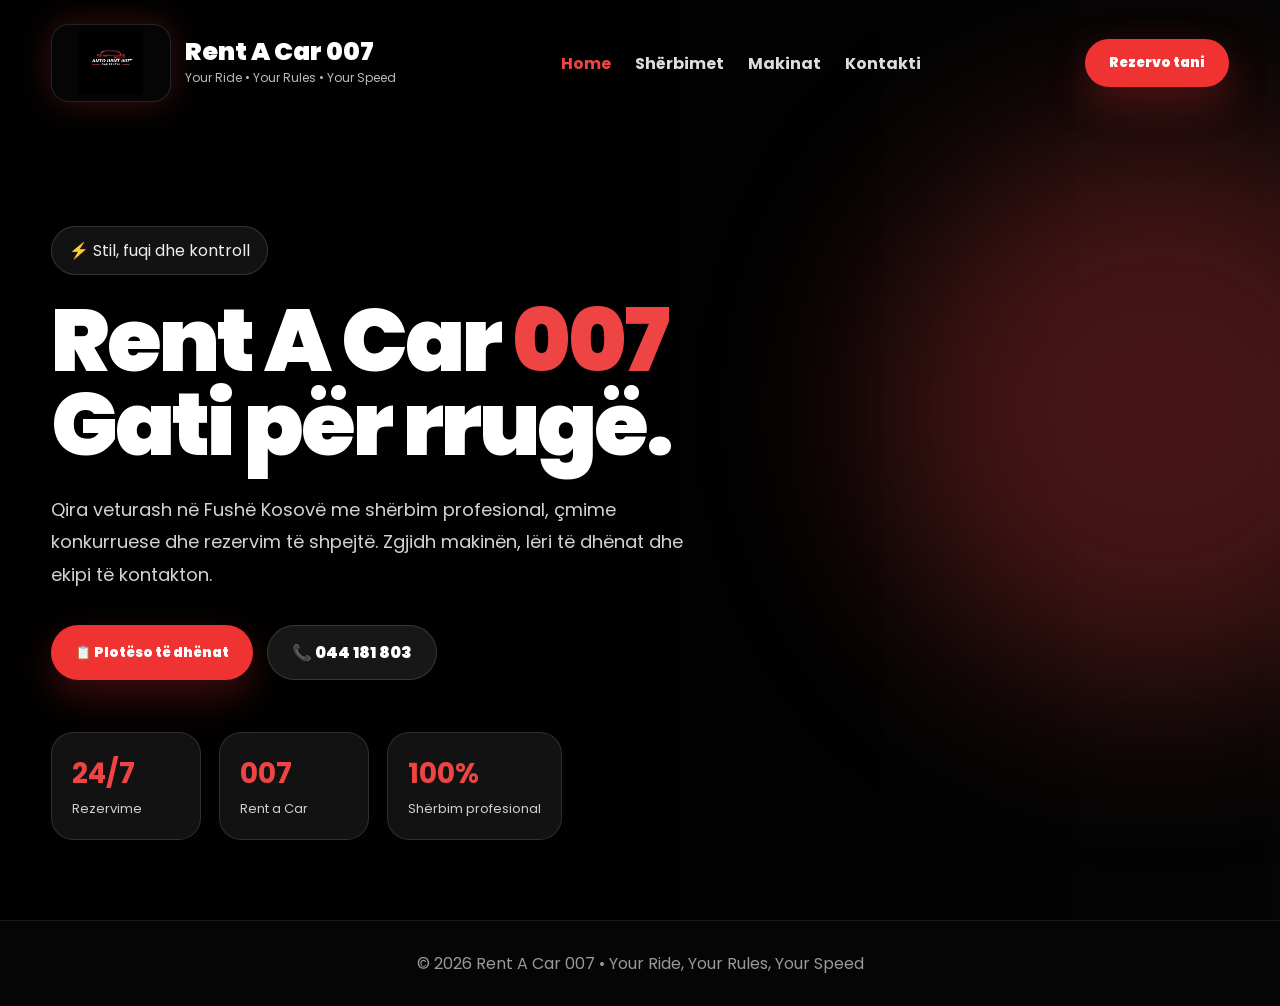
<file: Rent a car 0007.html>
<!DOCTYPE html>
<html lang="sq">
<head>
  <meta charset="UTF-8" />
  <meta name="viewport" content="width=device-width, initial-scale=1.0" />
  <title>Rent A Car 007 - Fushë Kosovë</title>

  <link rel="preconnect" href="https://fonts.googleapis.com">
  <link rel="preconnect" href="https://fonts.gstatic.com" crossorigin>
  <link href="https://fonts.googleapis.com/css2?family=Poppins:wght@400;500;600;700;800;900&display=swap" rel="stylesheet">

  <style>
    * {
      margin: 0;
      padding: 0;
      box-sizing: border-box;
      font-family: "Poppins", sans-serif;
    }

    html {
      scroll-behavior: smooth;
    }

    body {
      background: #070707;
      color: #fff;
    }

    a {
      text-decoration: none;
      color: inherit;
    }

    .container {
      width: min(1180px, 92%);
      margin: auto;
    }

    .page-section {
      display: none;
    }

    .page-section.active {
      display: block;
    }

    .hero {
      min-height: 100vh;
      background:
        linear-gradient(90deg, rgba(0,0,0,.96), rgba(0,0,0,.82), rgba(0,0,0,.35)),
        url("https://images.unsplash.com/photo-1503376780353-7e6692767b70?q=80&w=1800&auto=format&fit=crop") center/cover no-repeat;
      position: relative;
      overflow: hidden;
    }

    .hero::before {
      content: "";
      position: absolute;
      right: -160px;
      top: 130px;
      width: 560px;
      height: 560px;
      border-radius: 50%;
      background: rgba(239,68,68,.28);
      filter: blur(90px);
    }

    nav {
      position: relative;
      z-index: 2;
      display: flex;
      align-items: center;
      justify-content: space-between;
      padding: 24px 0;
      gap: 20px;
    }

    .logo {
      display: flex;
      align-items: center;
      gap: 14px;
      cursor: pointer;
    }

    .logo-img {
      width: 120px;
      height: 78px;
      object-fit: contain;
      background: #050505;
      border-radius: 18px;
      padding: 6px;
      border: 1px solid rgba(255,255,255,.12);
      box-shadow: 0 0 35px rgba(239,68,68,.25);
    }

    .logo h2 {
      font-size: 25px;
      font-weight: 900;
      line-height: 1;
    }

    .logo p {
      font-size: 12px;
      color: #bcbcbc;
      margin-top: 5px;
    }

    .nav-links {
      display: flex;
      gap: 24px;
      color: #ddd;
      font-weight: 700;
      align-items: center;
    }

    .nav-links a {
      cursor: pointer;
      transition: .25s;
    }

    .nav-links a:hover,
    .nav-links a.active-link {
      color: #ef4444;
    }

    .btn {
      border: 0;
      border-radius: 999px;
      background: #ef3232;
      color: white;
      padding: 14px 24px;
      font-weight: 900;
      cursor: pointer;
      display: inline-flex;
      align-items: center;
      justify-content: center;
      gap: 9px;
      transition: .25s;
      box-shadow: 0 16px 40px rgba(239,50,50,.26);
    }

    .btn:hover {
      transform: translateY(-3px);
      background: #ff4545;
    }

    .btn-dark {
      background: #171717;
      border: 1px solid rgba(255,255,255,.14);
      box-shadow: none;
    }

    .hero-content {
      position: relative;
      z-index: 2;
      max-width: 760px;
      padding: 100px 0 80px;
    }

    .badge {
      display: inline-flex;
      gap: 10px;
      align-items: center;
      border: 1px solid rgba(255,255,255,.14);
      background: rgba(255,255,255,.07);
      padding: 11px 17px;
      border-radius: 999px;
      color: #eee;
      margin-bottom: 24px;
    }

    .hero h1 {
      font-size: clamp(43px, 7vw, 88px);
      line-height: .96;
      font-weight: 900;
      letter-spacing: -3px;
    }

    .hero h1 span,
    .red {
      color: #ef4444;
    }

    .hero-text {
      font-size: 18px;
      line-height: 1.8;
      color: #d3d3d3;
      margin: 26px 0 34px;
      max-width: 650px;
    }

    .hero-buttons {
      display: flex;
      gap: 14px;
      flex-wrap: wrap;
    }

    .stats {
      display: flex;
      gap: 18px;
      flex-wrap: wrap;
      margin-top: 52px;
    }

    .stat {
      min-width: 150px;
      background: rgba(255,255,255,.07);
      border: 1px solid rgba(255,255,255,.12);
      border-radius: 22px;
      padding: 20px;
      backdrop-filter: blur(10px);
    }

    .stat h3 {
      font-size: 28px;
      color: #ef4444;
    }

    .stat p {
      font-size: 13px;
      color: #cfcfcf;
      margin-top: 4px;
    }

    section {
      padding: 86px 0;
      min-height: 80vh;
    }

    .title {
      text-align: center;
      margin-bottom: 48px;
    }

    .title p {
      color: #ef4444;
      font-weight: 900;
      letter-spacing: 3px;
      text-transform: uppercase;
      font-size: 13px;
    }

    .title h2 {
      font-size: clamp(32px, 5vw, 52px);
      font-weight: 900;
      letter-spacing: -1.5px;
      margin-top: 10px;
    }

    .services {
      background: #0d0d0d;
    }

    .grid-3 {
      display: grid;
      grid-template-columns: repeat(3, 1fr);
      gap: 24px;
    }

    .card {
      background: linear-gradient(180deg, #171717, #0b0b0b);
      border: 1px solid rgba(255,255,255,.1);
      border-radius: 28px;
      padding: 30px;
      transition: .25s;
    }

    .card:hover {
      transform: translateY(-8px);
      border-color: rgba(239,68,68,.45);
    }

    .icon {
      width: 58px;
      height: 58px;
      border-radius: 18px;
      background: rgba(239,68,68,.15);
      display: grid;
      place-items: center;
      color: #ef4444;
      font-size: 27px;
      margin-bottom: 20px;
    }

    .card h3 {
      font-size: 22px;
      margin-bottom: 12px;
    }

    .card p {
      color: #bdbdbd;
      line-height: 1.8;
    }

    .cars {
      background: #070707;
    }

    .car-card {
      background: #111;
      border: 1px solid rgba(255,255,255,.1);
      border-radius: 30px;
      overflow: hidden;
      transition: .25s;
    }

    .car-card:hover {
      transform: translateY(-8px);
      box-shadow: 0 24px 70px rgba(0,0,0,.45);
    }

    .car-image {
      height: 235px;
      background: linear-gradient(135deg, #222, #111);
      display: grid;
      place-items: center;
      position: relative;
      overflow: hidden;
    }

    .car-image::before {
      content: "";
      position: absolute;
      bottom: -80px;
      left: -40px;
      width: 120%;
      height: 170px;
      background: #ef3232;
      transform: skewY(-9deg);
    }

    .car-emoji {
      position: relative;
      z-index: 2;
      font-size: 86px;
      filter: drop-shadow(0 18px 20px rgba(0,0,0,.35));
    }

    .car-info {
      padding: 25px;
    }

    .car-info h3 {
      font-size: 24px;
    }

    .car-info p {
      color: #bbb;
      margin: 8px 0 16px;
    }

    .tags {
      display: flex;
      gap: 8px;
      flex-wrap: wrap;
      margin-bottom: 18px;
    }

    .tag {
      font-size: 12px;
      color: #ffc5c5;
      background: rgba(239,68,68,.14);
      border: 1px solid rgba(239,68,68,.25);
      padding: 7px 10px;
      border-radius: 999px;
    }

    .price {
      display: inline-block;
      background: #ef3232;
      color: white;
      padding: 9px 14px;
      border-radius: 999px;
      font-weight: 900;
      margin-bottom: 18px;
    }

    .contact {
      background: #0d0d0d;
    }

    .contact-box {
      display: grid;
      grid-template-columns: 1fr 1fr;
      gap: 28px;
    }

    .contact-info,
    .quick-form {
      background: #151515;
      border: 1px solid rgba(255,255,255,.1);
      border-radius: 30px;
      padding: 34px;
    }

    .contact-row {
      display: flex;
      gap: 15px;
      align-items: center;
      padding: 16px 0;
      border-bottom: 1px solid rgba(255,255,255,.08);
      color: #dedede;
    }

    .contact-row span:first-child {
      color: #ef4444;
      font-size: 24px;
    }

    .insta-link {
      color: #ef4444;
      font-weight: 900;
      transition: .25s;
    }

    .insta-link:hover {
      color: #ff7777;
    }

    input,
    textarea,
    select {
      width: 100%;
      padding: 15px 16px;
      border-radius: 16px;
      border: 1px solid rgba(255,255,255,.12);
      background: #0a0a0a;
      color: white;
      outline: none;
      margin-bottom: 14px;
      font-size: 15px;
    }

    textarea {
      min-height: 120px;
      resize: vertical;
    }

    .modal {
      display: none;
      position: fixed;
      inset: 0;
      background: rgba(0,0,0,.82);
      z-index: 50;
      align-items: center;
      justify-content: center;
      padding: 20px;
    }

    .modal.active {
      display: flex;
    }

    .modal-box {
      width: min(560px, 100%);
      background: #121212;
      border: 1px solid rgba(255,255,255,.12);
      border-radius: 30px;
      padding: 28px;
      box-shadow: 0 30px 100px rgba(0,0,0,.7);
      position: relative;
    }

    .close {
      position: absolute;
      right: 20px;
      top: 18px;
      background: #242424;
      border: 1px solid rgba(255,255,255,.12);
      color: white;
      width: 38px;
      height: 38px;
      border-radius: 50%;
      cursor: pointer;
      font-size: 20px;
    }

    .modal-box h2 {
      font-size: 30px;
      margin-bottom: 8px;
    }

    .modal-box p {
      color: #bcbcbc;
      margin-bottom: 18px;
      line-height: 1.6;
    }

    .two {
      display: grid;
      grid-template-columns: 1fr 1fr;
      gap: 12px;
    }

    .success {
      display: none;
      margin-top: 14px;
      padding: 14px;
      border-radius: 16px;
      background: rgba(34,197,94,.12);
      border: 1px solid rgba(34,197,94,.28);
      color: #bbf7d0;
      line-height: 1.6;
    }

    footer {
      padding: 30px 0;
      background: #050505;
      color: #999;
      text-align: center;
      border-top: 1px solid rgba(255,255,255,.08);
    }

    @media (max-width: 900px) {
      nav {
        flex-direction: column;
        align-items: flex-start;
      }

      .nav-links {
        display: flex;
        flex-wrap: wrap;
        gap: 12px;
      }

      .nav-links a {
        background: rgba(255,255,255,.08);
        border: 1px solid rgba(255,255,255,.1);
        padding: 9px 13px;
        border-radius: 999px;
        font-size: 14px;
      }

      .logo-img {
        width: 95px;
        height: 65px;
      }

      .logo h2 {
        font-size: 20px;
      }

      .logo p {
        font-size: 10px;
      }

      .grid-3,
      .contact-box {
        grid-template-columns: 1fr;
      }

      .hero-content {
        padding-top: 60px;
      }

      .hero h1 {
        letter-spacing: -1.5px;
      }

      .two {
        grid-template-columns: 1fr;
      }
    }
  </style>
</head>

<body>
  <header class="hero page-section active" id="homePage">
    <div class="container">
      <nav>
        <a class="logo" onclick="showPage('homePage')">
          <img src="007 FOTO.jpg" alt="Auto Rent 007 Logo" class="logo-img">
          <div>
            <h2>Rent A Car 007</h2>
            <p>Your Ride • Your Rules • Your Speed</p>
          </div>
        </a>

        <div class="nav-links">
          <a id="homeLink" class="active-link" onclick="showPage('homePage')">Home</a>
          <a id="servicesLink" onclick="showPage('servicesPage')">Shërbimet</a>
          <a id="carsLink" onclick="showPage('carsPage')">Makinat</a>
          <a id="contactLink" onclick="showPage('contactPage')">Kontakti</a>
        </div>

        <button class="btn" onclick="openBooking('Rezervim i shpejtë')">
          Rezervo tani
        </button>
      </nav>

      <div class="hero-content">
        <div class="badge">⚡ Stil, fuqi dhe kontroll</div>

        <h1>Rent A Car <span>007</span><br>Gati për rrugë.</h1>

        <p class="hero-text">
          Qira veturash në Fushë Kosovë me shërbim profesional, çmime konkurruese dhe rezervim të shpejtë.
          Zgjidh makinën, lëri të dhënat dhe ekipi të kontakton.
        </p>

        <div class="hero-buttons">
          <button class="btn" onclick="openBooking('Rezervim i shpejtë')">
            📋 Plotëso të dhënat
          </button>

          <a class="btn btn-dark" href="tel:+38344181803">
            📞 044 181 803
          </a>
        </div>

        <div class="stats">
          <div class="stat">
            <h3>24/7</h3>
            <p>Rezervime</p>
          </div>

          <div class="stat">
            <h3>007</h3>
            <p>Rent a Car</p>
          </div>

          <div class="stat">
            <h3>100%</h3>
            <p>Shërbim profesional</p>
          </div>
        </div>
      </div>
    </div>
  </header>

  <section class="services page-section" id="servicesPage">
    <div class="container">
      <nav>
        <a class="logo" onclick="showPage('homePage')">
          <img src="007 FOTO.jpg" alt="Auto Rent 007 Logo" class="logo-img">
          <div>
            <h2>Rent A Car 007</h2>
            <p>Your Ride • Your Rules • Your Speed</p>
          </div>
        </a>

        <div class="nav-links">
          <a onclick="showPage('homePage')">Home</a>
          <a class="active-link" onclick="showPage('servicesPage')">Shërbimet</a>
          <a onclick="showPage('carsPage')">Makinat</a>
          <a onclick="showPage('contactPage')">Kontakti</a>
        </div>

        <button class="btn" onclick="openBooking('Rezervim i shpejtë')">Rezervo tani</button>
      </nav>

      <div class="title">
        <p>Shërbimet</p>
        <h2>Pse me zgjedh Rent A Car 007?</h2>
      </div>

      <div class="grid-3">
        <div class="card">
          <div class="icon">⚡</div>
          <h3>Rezervim i shpejtë</h3>
          <p>Klienti e plotëson formën me të dhënat kryesore dhe ju e kontaktoni për konfirmim.</p>
        </div>

        <div class="card">
          <div class="icon">🚘</div>
          <h3>Makina të pastra</h3>
          <p>Makina të pastruara, të kontrolluara dhe të gatshme për rrugë.</p>
        </div>

        <div class="card">
          <div class="icon">💶</div>
          <h3>Çmime konkurruese</h3>
          <p>Oferta fleksibile për qira ditore, javore ose mujore sipas marrëveshjes.</p>
        </div>

        <div class="card">
          <div class="icon">📍</div>
          <h3>Lokacion në Fushë Kosovë</h3>
          <p>Shërbim i shpejtë për klientët në Fushë Kosovë dhe rrethinë.</p>
        </div>

        <div class="card">
          <div class="icon">📞</div>
          <h3>Kontakt direkt</h3>
          <p>Rezervim i lehtë përmes telefonit, WhatsApp ose Instagram.</p>
        </div>

        <div class="card">
          <div class="icon">✅</div>
          <h3>Shërbim profesional</h3>
          <p>Komunikim i qartë, korrekt dhe i shpejtë me klientin.</p>
        </div>
      </div>
    </div>
  </section>

  <section class="cars page-section" id="carsPage">
    <div class="container">
      <nav>
        <a class="logo" onclick="showPage('homePage')">
          <img src="007 FOTO.jpg" alt="Auto Rent 007 Logo" class="logo-img">
          <div>
            <h2>Rent A Car 007</h2>
            <p>Your Ride • Your Rules • Your Speed</p>
          </div>
        </a>

        <div class="nav-links">
          <a onclick="showPage('homePage')">Home</a>
          <a onclick="showPage('servicesPage')">Shërbimet</a>
          <a class="active-link" onclick="showPage('carsPage')">Makinat</a>
          <a onclick="showPage('contactPage')">Kontakti</a>
        </div>

        <button class="btn" onclick="openBooking('Rezervim i shpejtë')">Rezervo tani</button>
      </nav>

      <div class="title">
        <p>Flota</p>
        <h2>Makinat që i ka biznesi</h2>
      </div>

      <div class="grid-3">
        <div class="car-card">
          <div class="car-image"><div class="car-emoji">🚗</div></div>
          <div class="car-info">
            <h3>VW Golf 7 i bardhë</h3>
            <p>Ekonomik, komod dhe shumë i përshtatshëm për qytet.</p>
            <div class="tags">
              <span class="tag">Golf 7</span>
              <span class="tag">5 ulëse</span>
              <span class="tag">Ekonomik</span>
            </div>
            <span class="price">Çmimi sipas marrëveshjes</span><br>
            <button class="btn" onclick="openBooking('VW Golf 7 i bardhë')">Rezervo tani</button>
          </div>
        </div>

        <div class="car-card">
          <div class="car-image"><div class="car-emoji">🚙</div></div>
          <div class="car-info">
            <h3>VW Golf 7 i hirtë</h3>
            <p>Makina praktike për udhëtime ditore dhe përdorim familjar.</p>
            <div class="tags">
              <span class="tag">Golf 7</span>
              <span class="tag">Komod</span>
              <span class="tag">Praktik</span>
            </div>
            <span class="price">Çmimi sipas marrëveshjes</span><br>
            <button class="btn" onclick="openBooking('VW Golf 7 i hirtë')">Rezervo tani</button>
          </div>
        </div>

        <div class="car-card">
          <div class="car-image"><div class="car-emoji">🚘</div></div>
          <div class="car-info">
            <h3>VW Passat / Jetta</h3>
            <p>Sedan me hapësirë, stil dhe rehati për rrugë më të gjata.</p>
            <div class="tags">
              <span class="tag">Sedan</span>
              <span class="tag">Familjar</span>
              <span class="tag">Komfort</span>
            </div>
            <span class="price">Çmimi sipas marrëveshjes</span><br>
            <button class="btn" onclick="openBooking('VW Passat / Jetta')">Rezervo tani</button>
          </div>
        </div>

        <div class="car-card">
          <div class="car-image"><div class="car-emoji">🚗</div></div>
          <div class="car-info">
            <h3>VW Golf i kaltër</h3>
            <p>Makina e përshtatshme për klientë që duan vozitje të lehtë dhe kursim.</p>
            <div class="tags">
              <span class="tag">Golf</span>
              <span class="tag">Kursim</span>
              <span class="tag">Qytet</span>
            </div>
            <span class="price">Çmimi sipas marrëveshjes</span><br>
            <button class="btn" onclick="openBooking('VW Golf i kaltër')">Rezervo tani</button>
          </div>
        </div>

        <div class="car-card">
          <div class="car-image"><div class="car-emoji">🚙</div></div>
          <div class="car-info">
            <h3>VW Golf i zi / hirtë</h3>
            <p>Model elegant dhe i mirë për përdorim të përditshëm.</p>
            <div class="tags">
              <span class="tag">Golf</span>
              <span class="tag">Elegant</span>
              <span class="tag">5 ulëse</span>
            </div>
            <span class="price">Çmimi sipas marrëveshjes</span><br>
            <button class="btn" onclick="openBooking('VW Golf i zi / hirtë')">Rezervo tani</button>
          </div>
        </div>

        <div class="car-card">
          <div class="car-image"><div class="car-emoji">🚘</div></div>
          <div class="car-info">
            <h3>VW Sedan i argjendtë</h3>
            <p>Vetura serioze për udhëtime, punë dhe familje.</p>
            <div class="tags">
              <span class="tag">Sedan</span>
              <span class="tag">Komod</span>
              <span class="tag">Premium look</span>
            </div>
            <span class="price">Çmimi sipas marrëveshjes</span><br>
            <button class="btn" onclick="openBooking('VW Sedan i argjendtë')">Rezervo tani</button>
          </div>
        </div>
      </div>
    </div>
  </section>

  <section class="contact page-section" id="contactPage">
    <div class="container">
      <nav>
        <a class="logo" onclick="showPage('homePage')">
          <img src="007 FOTO.jpg" alt="Auto Rent 007 Logo" class="logo-img">
          <div>
            <h2>Rent A Car 007</h2>
            <p>Your Ride • Your Rules • Your Speed</p>
          </div>
        </a>

        <div class="nav-links">
          <a onclick="showPage('homePage')">Home</a>
          <a onclick="showPage('servicesPage')">Shërbimet</a>
          <a onclick="showPage('carsPage')">Makinat</a>
          <a class="active-link" onclick="showPage('contactPage')">Kontakti</a>
        </div>

        <button class="btn" onclick="openBooking('Rezervim i shpejtë')">Rezervo tani</button>
      </nav>

      <div class="title">
        <p>Kontakti</p>
        <h2>Na kontakto</h2>
      </div>

      <div class="contact-box">
        <div class="contact-info">
          <h3 style="font-size:28px;margin-bottom:18px">Rent A Car 007</h3>

          <div class="contact-row">
            <span>📞</span>
            <div><a href="tel:+38344181803">044 181 803</a></div>
          </div>

          <div class="contact-row">
            <span>💬</span>
            <div><a href="https://wa.me/38344181803" target="_blank">+383 44 181 803</a></div>
          </div>

          <div class="contact-row">
            <span>📸</span>
            <div>
              <a class="insta-link" href="https://www.instagram.com/autorent_007/" target="_blank">
                @autorent_007
              </a>
            </div>
          </div>

          <div class="contact-row">
            <span>📍</span>
            <div>Fushë Kosovë, Kosovo</div>
          </div>

          <div class="contact-row">
            <span>🕒</span>
            <div>Gjithmonë hapur</div>
          </div>
        </div>

        <div class="quick-form">
          <h3 style="font-size:28px;margin-bottom:18px">Rezervim i shpejtë</h3>
          <p style="color:#bcbcbc;line-height:1.7;margin-bottom:18px">
            Kliko poshtë dhe plotëso të dhënat kryesore të klientit.
          </p>

          <button class="btn" style="width:100%" onclick="openBooking('Rezervim i shpejtë')">
            📋 Hap formën e rezervimit
          </button>

          <a class="btn btn-dark" style="width:100%;margin-top:12px" href="https://www.instagram.com/autorent_007/" target="_blank">
            📸 Hape Instagramin
          </a>
        </div>
      </div>
    </div>
  </section>

  <div class="modal" id="bookingModal">
    <div class="modal-box">
      <button class="close" onclick="closeBooking()">×</button>

      <h2>Rezervo makinën</h2>
      <p>
        Plotëso të dhënat kryesore. Pas plotësimit, hapet WhatsApp me mesazhin gati për dërgim.
      </p>

      <form id="bookingForm">
        <input type="text" id="name" placeholder="Emri dhe mbiemri" required>
        <input type="tel" id="phone" placeholder="Numri i telefonit" required>

        <select id="car" required>
          <option value="">Zgjedh makinën</option>
          <option>VW Golf 7 i bardhë</option>
          <option>VW Golf 7 i hirtë</option>
          <option>VW Passat / Jetta</option>
          <option>VW Golf i kaltër</option>
          <option>VW Golf i zi / hirtë</option>
          <option>VW Sedan i argjendtë</option>
          <option>Rezervim i shpejtë</option>
        </select>

        <div class="two">
          <input type="date" id="pickup" required>
          <input type="date" id="returnDate" required>
        </div>

        <select id="delivery">
          <option>Do ta marr në lokacion</option>
          <option>Kam nevojë me ma sjell makinën</option>
        </select>

        <textarea id="message" placeholder="Mesazh shtesë, ora, lokacioni, kërkesa..."></textarea>

        <button class="btn" type="submit" style="width:100%">
          📨 Dërgo rezervimin në WhatsApp
        </button>

        <div class="success" id="successBox">
          Të dhënat u përgatitën. Do të hapet WhatsApp për dërgim te Rent A Car 007.
        </div>
      </form>
    </div>
  </div>

  <footer>
    <div class="container">
      © 2026 Rent A Car 007 • Your Ride, Your Rules, Your Speed
    </div>
  </footer>

  <script>
    function showPage(pageId) {
      const pages = document.querySelectorAll(".page-section");

      pages.forEach(function(page) {
        page.classList.remove("active");
      });

      document.getElementById(pageId).classList.add("active");

      window.scrollTo({
        top: 0,
        behavior: "smooth"
      });
    }

    function openBooking(carName) {
      document.getElementById("bookingModal").classList.add("active");

      const carSelect = document.getElementById("car");

      for (let i = 0; i < carSelect.options.length; i++) {
        if (carSelect.options[i].text === carName) {
          carSelect.selectedIndex = i;
          break;
        }
      }

      if (carName === "Rezervim i shpejtë") {
        carSelect.value = "Rezervim i shpejtë";
      }
    }

    function closeBooking() {
      document.getElementById("bookingModal").classList.remove("active");
    }

    document.getElementById("bookingModal").addEventListener("click", function(e) {
      if (e.target.id === "bookingModal") {
        closeBooking();
      }
    });

    document.getElementById("bookingForm").addEventListener("submit", function(e) {
      e.preventDefault();

      const name = document.getElementById("name").value;
      const phone = document.getElementById("phone").value;
      const car = document.getElementById("car").value;
      const pickup = document.getElementById("pickup").value;
      const returnDate = document.getElementById("returnDate").value;
      const delivery = document.getElementById("delivery").value;
      const message = document.getElementById("message").value;

      const text =
        "Pershendetje Rent A Car 007,%0A%0A" +
        "Dua te bej rezervim:%0A" +
        "Emri: " + encodeURIComponent(name) + "%0A" +
        "Telefoni: " + encodeURIComponent(phone) + "%0A" +
        "Makina: " + encodeURIComponent(car) + "%0A" +
        "Data e marrjes: " + encodeURIComponent(pickup) + "%0A" +
        "Data e kthimit: " + encodeURIComponent(returnDate) + "%0A" +
        "Menyra: " + encodeURIComponent(delivery) + "%0A" +
        "Mesazh: " + encodeURIComponent(message) + "%0A%0A" +
        "Faleminderit.";

      document.getElementById("successBox").style.display = "block";

      window.open("https://wa.me/38344181803?text=" + text, "_blank");
    });
  </script>
</body>
</html>
</file>
<file: css/style.css>
:root{--bg:#080808;--bg2:#0d0d0d;--card:#181818;--border:#303030;--red:#ed174c;--white:#fff;--text:#b8bbc5;--muted:#7e8493;--container:1150px}*{box-sizing:border-box}html{scroll-behavior:smooth;background:var(--bg)}body{margin:0;background:var(--bg);color:#fff;font-family:Poppins,Arial,sans-serif;font-weight:300;line-height:1.65;overflow-x:hidden}body.no-scroll{overflow:hidden}img{display:block;max-width:100%}a{color:inherit;text-decoration:none}button,input,select,textarea{font:inherit}.container,.container-wide{width:min(calc(100% - 40px),var(--container));margin:auto}.container-wide{--container:1220px}.site-header{position:fixed;inset:0 0 auto;z-index:1000;height:72px;background:rgba(8,8,8,.93);border-bottom:1px solid rgba(237,23,76,.22);transition:.25s}.site-header.scrolled{box-shadow:0 12px 30px rgba(0,0,0,.4);backdrop-filter:blur(14px)}.header-inner{height:100%;display:flex;align-items:center;justify-content:space-between;gap:24px}.brand{display:inline-flex;align-items:center;gap:8px;letter-spacing:.14em}.brand span{font-size:11px;border-top:2px solid var(--red);border-bottom:2px solid var(--red);padding:4px 1px}.brand strong{font-size:30px;font-weight:600;line-height:1;color:#fff}.brand strong::first-letter{color:var(--red)}.desktop-nav{display:flex;gap:34px}.desktop-nav a{font-size:13px;color:#c4c4ca;padding:25px 0;position:relative}.desktop-nav a:hover,.desktop-nav a.active{color:var(--red)}.button{min-height:44px;display:inline-flex;align-items:center;justify-content:center;border:1px solid transparent;border-radius:5px;padding:12px 18px;text-transform:uppercase;letter-spacing:.055em;font-size:11px;font-weight:500;cursor:pointer;transition:.18s}.button:hover{transform:translateY(-2px)}.button-primary{background:var(--red);border-color:var(--red);color:#fff}.button-light{background:#fff;color:#080808}.button-dark{background:#141414;border-color:#333;color:#fff}.menu-button{display:none;width:46px;height:46px;background:#111;border:1px solid #333;border-radius:5px;place-content:center;gap:5px}.menu-button span{display:block;width:20px;height:1px;background:#fff}.mobile-menu{position:fixed;z-index:1200;right:0;top:0;width:min(88vw,360px);height:100vh;background:#0b0b0b;border-left:1px solid rgba(237,23,76,.3);padding:22px;transform:translateX(102%);transition:.25s;display:grid;align-content:start;gap:7px}.mobile-menu.open{transform:none}.mobile-menu>a:not(.button){padding:15px 0;border-bottom:1px solid #222}.menu-close,.modal-close{margin-left:auto;width:44px;height:44px;border:1px solid #333;border-radius:50%;background:#111;color:#fff;font-size:26px}.hero{position:relative;min-height:720px;display:flex;align-items:center;overflow:hidden;padding-top:72px;background:#070707}.hero-car{position:absolute;inset:0;width:100%;height:100%;object-fit:cover;object-position:center center;filter:brightness(.62) saturate(.95) contrast(1.08);transform:scale(1.12)}.hero-overlay{position:absolute;inset:0;background:linear-gradient(90deg,rgba(8,8,8,.98) 0%,rgba(8,8,8,.92) 42%,rgba(8,8,8,.25) 78%,rgba(8,8,8,.82) 100%),linear-gradient(180deg,transparent 50%,#080808 100%)}.hero-content{position:relative;z-index:2}.hero-copy{max-width:700px;padding:70px 0 48px}.eyebrow{color:var(--red);font-size:10px;letter-spacing:.18em;font-weight:500;margin:0 0 10px}.outlined{display:inline-block;border:1px solid rgba(237,23,76,.4);border-radius:4px;padding:7px 10px;background:rgba(0,0,0,.2)}h1,h2,h3{line-height:1.17;margin-top:0;font-weight:400}h1{font-size:clamp(38px,5.5vw,74px);max-width:850px;margin-bottom:20px}h2{font-size:clamp(31px,4vw,49px);margin-bottom:13px}.hero-description{color:#d0d1d6;font-size:17px;max-width:570px}.hero-actions{display:flex;gap:12px;flex-wrap:wrap;margin:30px 0 48px}.hero-stats{display:flex;gap:0}.hero-stats>div{display:grid;padding:0 28px;border-left:1px solid #444}.hero-stats>div:first-child{padding-left:0;border:0}.hero-stats strong{font-size:27px}.hero-stats .accent{color:var(--red)}.hero-stats span{font-size:10px;color:#999;text-transform:uppercase;letter-spacing:.12em}.section{padding:90px 0}.section-heading{text-align:center;max-width:730px;margin:0 auto 42px}.section-heading>span{display:block;width:42px;height:2px;background:var(--red);margin:18px auto}.section-heading>p:last-child{color:var(--text)}.vehicles-section{background:#080808}.vehicle-grid{display:grid;grid-template-columns:repeat(3,1fr);gap:22px}.vehicle-card{background:#141414;border:1px solid #2a2a2a;border-radius:7px;overflow:hidden;transition:.22s}.vehicle-card:hover{transform:translateY(-5px);border-color:rgba(237,23,76,.55);box-shadow:0 20px 50px rgba(0,0,0,.35)}.vehicle-image-wrap{width:100%;height:245px;padding:0;border:0;background:#111;position:relative;cursor:pointer;overflow:hidden}.vehicle-image-wrap img{width:100%;height:100%;object-fit:cover;object-position:center 55%;transition:.35s}.vehicle-card:hover img{transform:scale(1.04)}.photo-count{position:absolute;right:12px;bottom:12px;background:rgba(0,0,0,.78);border:1px solid #555;border-radius:3px;padding:5px 8px;font-size:9px;letter-spacing:.1em}.vehicle-body{padding:20px}.vehicle-number{color:var(--red);font-size:9px;letter-spacing:.18em;margin:0 0 7px}.vehicle-body h3{font-size:21px;margin-bottom:14px}.specs{display:flex;gap:7px;flex-wrap:wrap;margin-bottom:19px}.specs span{font-size:9px;color:#a7a7ad;border:1px solid #333;padding:5px 7px;border-radius:3px}.vehicle-actions{display:grid;grid-template-columns:1fr 1fr;gap:9px}.gallery-section{padding:75px 0;background:#0d0d0d;overflow:hidden}.gallery-heading{display:flex;align-items:end;justify-content:space-between;margin-bottom:25px}.gallery-heading h2{margin-bottom:0}.gallery-heading>p{color:#8c8c94;font-size:12px}.marquee{overflow:hidden}.marquee-track{display:flex;width:max-content;gap:14px;animation:marquee 42s linear infinite}.marquee-track:hover{animation-play-state:paused}.marquee button{border:0;padding:0;background:none;cursor:pointer}.marquee img{width:330px;height:220px;object-fit:cover;border-radius:6px;filter:brightness(.82);transition:.2s}.marquee img:hover{filter:brightness(1)}@keyframes marquee{to{transform:translateX(-50%)}}.why-section{background:#080808}.benefit-grid{display:grid;grid-template-columns:repeat(3,1fr);gap:20px}.benefit-grid article{min-height:245px;background:#151515;border:1px solid #2a2a2a;border-radius:6px;padding:28px}.benefit-grid b{display:grid;place-items:center;width:48px;height:48px;border:1px solid #444;border-radius:5px;color:var(--red);font-size:20px;margin-bottom:24px}.benefit-grid h3{font-size:20px}.benefit-grid p{color:var(--text);font-size:13px}.benefit-grid .red-card{background:var(--red);border-color:var(--red)}.red-card small{letter-spacing:.15em}.red-card p{color:#fff}.red-card a{font-size:12px;text-transform:uppercase;font-weight:600}.reviews{padding:90px 0;background:#0d0d0d}.review-grid{display:grid;grid-template-columns:repeat(3,1fr);gap:20px}.review-grid article{background:#151515;border:1px solid #2c2c2c;border-radius:6px;padding:28px}.review-grid article div{color:#ffbd2e;letter-spacing:.16em}.review-grid p{color:#d1d1d5;font-size:14px}.review-grid strong{font-size:12px;color:var(--red)}.booking{background:#080808}.booking-grid{display:grid;grid-template-columns:.8fr 1.4fr;gap:70px;align-items:start}.booking-grid>div>p:last-child{color:var(--text)}form{background:#111;border:1px solid #2a2a2a;border-radius:7px;padding:28px}.form-grid{display:grid;grid-template-columns:1fr 1fr;gap:17px}.form-grid label{font-size:11px;color:#d6d6da}.form-grid .full{grid-column:1/-1}input,select,textarea{width:100%;margin-top:7px;border:1px solid #303030;background:#0b0b0b;color:#fff;border-radius:4px;padding:12px;outline:0}input:focus,select:focus,textarea:focus{border-color:var(--red)}textarea{resize:vertical}.submit{width:100%;margin-top:20px}.contact{background:#0d0d0d}.contact-grid{display:grid;grid-template-columns:1fr 1fr;gap:60px}.contact-grid>div>p:last-child{color:var(--text)}.contact-card{background:#151515;border:1px solid #2b2b2b;border-radius:7px;padding:28px}.contact-card p{font-size:10px;color:#85858c;text-transform:uppercase;letter-spacing:.12em;margin-bottom:3px}.contact-card a{display:block;font-size:20px;margin-bottom:19px}.contact-card a:hover{color:var(--red)}footer{padding:35px 0;border-top:1px solid #222;background:#070707}.footer-grid{display:flex;align-items:center;justify-content:space-between;gap:20px}.footer-grid p{margin:0;color:#777;font-size:11px}.modal[hidden]{display:none}.modal{position:fixed;inset:0;z-index:2000;display:grid;place-items:center;padding:18px}.modal-backdrop{position:absolute;inset:0;background:rgba(0,0,0,.86);backdrop-filter:blur(7px)}.modal-panel{position:relative;width:min(950px,100%);max-height:94vh;overflow:auto;background:#0d0d0d;border:1px solid #333;border-radius:8px}.modal-close{position:absolute;right:14px;top:14px;z-index:3;background:rgba(0,0,0,.75)}.modal-gallery{position:relative;height:min(58vh,560px);background:#050505;display:grid;place-items:center}.modal-gallery img{width:100%;height:100%;object-fit:contain}.arrow{position:absolute;z-index:2;top:50%;transform:translateY(-50%);width:44px;height:60px;border:1px solid #444;background:rgba(0,0,0,.65);color:#fff;font-size:36px}.arrow.left{left:12px}.arrow.right{right:12px}.thumbs{display:flex;gap:8px;padding:11px;overflow-x:auto;background:#080808}.thumbs button{flex:0 0 84px;height:58px;padding:0;border:2px solid transparent;background:none}.thumbs button.active{border-color:var(--red)}.thumbs img{width:100%;height:100%;object-fit:cover}.modal-info{padding:26px}.modal-info h2{margin-bottom:15px}.modal-specs{display:grid;grid-template-columns:1fr 1fr;gap:10px;color:#bbb;font-size:12px}.modal-specs span{border:1px solid #303030;padding:10px;border-radius:4px}.notice{color:#aaa;font-size:12px;border-left:2px solid var(--red);padding-left:12px;margin:20px 0}
@media(max-width:900px){.desktop-nav,.header-cta{display:none}.menu-button{display:grid}.hero{min-height:680px}.hero-car{object-position:64% center}.vehicle-grid,.benefit-grid,.review-grid{grid-template-columns:repeat(2,1fr)}.booking-grid,.contact-grid{grid-template-columns:1fr;gap:35px}.footer-grid{flex-direction:column;text-align:center}}@media(max-width:620px){.container,.container-wide{width:min(calc(100% - 28px),var(--container))}.section{padding:70px 0}.hero{min-height:720px;align-items:end}.hero-copy{padding:75px 0 38px}.hero-overlay{background:linear-gradient(180deg,rgba(8,8,8,.22),rgba(8,8,8,.8) 42%,#080808 92%)}.hero-car{object-position:center 38%;height:70%}.hero-stats{justify-content:space-between}.hero-stats>div{padding:0 12px}.hero-stats strong{font-size:21px}.hero-stats span{font-size:8px}.vehicle-grid,.benefit-grid,.review-grid{grid-template-columns:1fr}.vehicle-image-wrap{height:255px}.gallery-heading{align-items:start;flex-direction:column}.gallery-heading>p{margin-top:8px}.marquee img{width:270px;height:185px}.form-grid{grid-template-columns:1fr}.form-grid .full{grid-column:auto}.footer-grid{align-items:center}.modal{padding:0}.modal-panel{max-height:100vh;height:100%;border-radius:0}.modal-gallery{height:44vh}.modal-specs{grid-template-columns:1fr}}

.brand-logo{display:inline-flex;align-items:center}.brand-logo img{width:142px;height:auto;display:block;object-fit:contain}
.mobile-menu-top{display:flex;align-items:center;justify-content:space-between;gap:12px;padding-bottom:16px;border-bottom:1px solid #222;margin-bottom:4px}.mobile-menu-top .brand-logo img{width:128px}
.contact{background:#0d0d0d}.contact-heading{max-width:980px}.contact-heading p:last-child{color:#c8c9d0;font-size:17px;line-height:1.75}.contact-cards{display:grid;grid-template-columns:repeat(3,1fr);gap:18px;margin-top:26px}.contact-info-card{background:#151515;border:1px solid #2b2b2b;border-radius:7px;padding:32px 24px;text-align:center}.contact-icon{width:52px;height:52px;margin:0 auto 18px;border:1px solid #37404f;border-radius:6px;display:grid;place-items:center;color:var(--red);font-size:24px;background:#111}.contact-icon.whatsapp{color:#25d366}.contact-icon.instagram{color:var(--red)}.contact-info-card p{font-size:11px;color:#7f8ea5;letter-spacing:.16em;text-transform:uppercase;margin:0 0 8px}.contact-info-card a{font-size:18px;font-weight:500;color:#fff}.contact-actions{display:flex;justify-content:center;gap:14px;flex-wrap:wrap;margin:24px 0 34px}.contact-actions .button{min-width:245px}.delivery-card{max-width:650px;margin:0 auto;background:#151515;border:1px solid #2b2b2b;border-radius:8px;padding:26px 24px;display:grid;grid-template-columns:auto 1fr;gap:18px;align-items:start}.delivery-icon{width:32px;height:32px;border-radius:50%;border:1px solid var(--red);color:var(--red);display:grid;place-items:center;font-weight:600;margin-top:4px}.delivery-card h3{font-size:24px;margin-bottom:10px;text-transform:uppercase}.delivery-card p{margin:0;color:#b8bbc5;font-size:15px;line-height:1.75}
@media(max-width:900px){.contact-cards{grid-template-columns:1fr;gap:14px}.contact-actions{flex-direction:column;align-items:stretch}.contact-actions .button{min-width:0;width:100%}.delivery-card{max-width:100%}}
@media(max-width:620px){.brand-logo img{width:118px}.contact-heading p:last-child{font-size:15px}.delivery-card{grid-template-columns:1fr;padding:22px}.delivery-card h3{font-size:20px}}

/* Përmirësime responsive për telefon dhe tablet */
@media (max-width: 1024px){
  .container,.container-wide{width:min(calc(100% - 32px),var(--container))}
  .desktop-nav,.header-cta{display:none}
  .menu-button{display:grid;flex:0 0 46px}
  .header-inner{gap:14px}
  .brand-logo img{width:125px}
  .vehicle-grid,.benefit-grid,.review-grid{grid-template-columns:repeat(2,minmax(0,1fr))}
  .booking-grid{grid-template-columns:1fr;gap:34px}
  .contact-cards{grid-template-columns:repeat(3,minmax(0,1fr))}
  .footer-grid{flex-wrap:wrap;justify-content:center;text-align:center}
}

@media (max-width: 700px){
  html{scroll-padding-top:72px}
  body{min-width:0}
  .container,.container-wide{width:min(calc(100% - 28px),var(--container))}
  .site-header{height:68px}
  .header-inner{height:68px}
  .brand-logo img{width:112px}
  .menu-button{width:43px;height:43px}
  .mobile-menu{width:min(88vw,340px);padding:18px;overflow-y:auto}
  .mobile-menu-top .brand-logo img{width:118px}
  .mobile-menu>a:not(.button){min-height:50px;display:flex;align-items:center}
  .mobile-menu .button{width:100%;margin-top:12px}

  .hero{min-height:700px;padding-top:68px;align-items:flex-end}
  .hero-car{height:72%;object-position:center 38%;transform:scale(1.01)}
  .hero-overlay{background:linear-gradient(180deg,rgba(8,8,8,.08) 0%,rgba(8,8,8,.52) 38%,rgba(8,8,8,.94) 69%,#080808 100%)}
  .hero-copy{padding:60px 0 34px;max-width:100%}
  h1{font-size:clamp(34px,10vw,48px);line-height:1.1}
  h2{font-size:clamp(28px,8vw,38px)}
  .hero-description{font-size:15px;line-height:1.7}
  .hero-actions{display:grid;grid-template-columns:1fr;gap:10px;margin:24px 0 34px}
  .hero-actions .button{width:100%;min-height:50px}
  .hero-stats{display:grid;grid-template-columns:repeat(3,1fr);width:100%}
  .hero-stats>div{padding:0 8px;text-align:center;border-left:1px solid #3b3b3b}
  .hero-stats>div:first-child{padding-left:8px}
  .hero-stats strong{font-size:20px}
  .hero-stats span{font-size:7px;line-height:1.4}

  .section{padding:66px 0}
  .section-heading{margin-bottom:30px}
  .section-heading>p:last-child{font-size:14px}
  .vehicle-grid,.benefit-grid,.review-grid,.contact-cards{grid-template-columns:1fr}
  .vehicle-card{width:100%}
  .vehicle-image-wrap{height:250px}
  .vehicle-image-wrap img{object-position:center 52%}
  .vehicle-body{padding:18px}
  .vehicle-body h3{font-size:20px}
  .vehicle-actions{grid-template-columns:1fr;gap:10px}
  .vehicle-actions .button{width:100%;min-height:48px}
  .specs{gap:6px}

  .gallery-section{padding:58px 0}
  .gallery-heading{align-items:flex-start;flex-direction:column;gap:4px}
  .marquee img{width:260px;height:180px}

  .benefit-grid article,.review-grid article{min-height:auto;padding:23px}
  .booking-grid{gap:28px}
  form{padding:20px 16px}
  .form-grid{grid-template-columns:1fr;gap:14px}
  .form-grid .full{grid-column:auto}
  input,select,textarea{font-size:16px;min-height:48px}
  textarea{min-height:120px}
  .submit{min-height:52px}

  .contact-heading p:last-child{font-size:14px;line-height:1.7}
  .contact-info-card{padding:25px 18px}
  .contact-info-card a{font-size:17px;overflow-wrap:anywhere}
  .contact-actions{display:grid;grid-template-columns:1fr;width:100%;gap:10px}
  .contact-actions .button{width:100%;min-width:0;min-height:50px}
  .delivery-card{grid-template-columns:1fr;padding:21px 18px;gap:12px}
  .delivery-card h3{font-size:18px}
  .delivery-card p{font-size:13px}

  footer{padding:30px 0}
  .footer-grid{flex-direction:column;gap:14px}
  .footer-grid .brand-logo img{width:126px}

  .modal{padding:0}
  .modal-panel{height:100dvh;max-height:100dvh;border-radius:0}
  .modal-gallery{height:42dvh}
  .arrow{width:40px;height:54px}
  .thumbs button{flex-basis:74px;height:52px}
  .modal-info{padding:21px 16px 28px}
  .modal-specs{grid-template-columns:1fr}
  .modal-info .button{width:100%;min-height:50px}
}

@media (max-width: 390px){
  .container,.container-wide{width:min(calc(100% - 22px),var(--container))}
  .brand-logo img{width:104px}
  .hero{min-height:680px}
  .hero-stats strong{font-size:18px}
  .vehicle-image-wrap{height:230px}
  .marquee img{width:235px;height:165px}
}

/* Logo e re katrore Rent A Car 007 */
.brand-logo img{width:64px!important;height:64px!important;object-fit:contain!important;border-radius:4px}
.mobile-menu-top .brand-logo img{width:72px!important;height:72px!important}
.footer-grid .brand-logo img{width:86px!important;height:86px!important}
@media(max-width:620px){.brand-logo img{width:56px!important;height:56px!important}.mobile-menu-top .brand-logo img{width:66px!important;height:66px!important}}

/* Logo më e madhe dhe e dukshme në header */
.site-header{height:96px}
.header-inner{height:96px}
.hero{padding-top:96px}
.header-inner .brand-logo img{width:94px!important;height:94px!important;object-fit:contain!important;border-radius:6px}
.mobile-menu-top .brand-logo img{width:86px!important;height:86px!important}
.footer-grid .brand-logo img{width:105px!important;height:105px!important}

@media(max-width:900px){
  .site-header{height:82px}
  .header-inner{height:82px}
  .hero{padding-top:82px}
  .header-inner .brand-logo img{width:78px!important;height:78px!important}
}

@media(max-width:620px){
  .site-header{height:70px}
  .header-inner{height:70px}
  .hero{padding-top:70px}
  .header-inner .brand-logo img{width:64px!important;height:64px!important}
  .mobile-menu-top .brand-logo img{width:74px!important;height:74px!important}
}

.vehicle-image-wrap::after{content:"PAMJA PËRPARA";position:absolute;left:12px;bottom:12px;background:rgba(237,23,76,.92);color:#fff;border-radius:3px;padding:5px 8px;font-size:8px;font-weight:600;letter-spacing:.08em}.photo-count{z-index:2}
</file>
<file: Rent-A-Car-007-Logo-Bigger (1)/Rent-A-Car-007-Final/css/style.css>
:root{--bg:#080808;--bg2:#0d0d0d;--card:#181818;--border:#303030;--red:#ed174c;--white:#fff;--text:#b8bbc5;--muted:#7e8493;--container:1150px}*{box-sizing:border-box}html{scroll-behavior:smooth;background:var(--bg)}body{margin:0;background:var(--bg);color:#fff;font-family:Poppins,Arial,sans-serif;font-weight:300;line-height:1.65;overflow-x:hidden}body.no-scroll{overflow:hidden}img{display:block;max-width:100%}a{color:inherit;text-decoration:none}button,input,select,textarea{font:inherit}.container,.container-wide{width:min(calc(100% - 40px),var(--container));margin:auto}.container-wide{--container:1220px}.site-header{position:fixed;inset:0 0 auto;z-index:1000;height:72px;background:rgba(8,8,8,.93);border-bottom:1px solid rgba(237,23,76,.22);transition:.25s}.site-header.scrolled{box-shadow:0 12px 30px rgba(0,0,0,.4);backdrop-filter:blur(14px)}.header-inner{height:100%;display:flex;align-items:center;justify-content:space-between;gap:24px}.brand{display:inline-flex;align-items:center;gap:8px;letter-spacing:.14em}.brand span{font-size:11px;border-top:2px solid var(--red);border-bottom:2px solid var(--red);padding:4px 1px}.brand strong{font-size:30px;font-weight:600;line-height:1;color:#fff}.brand strong::first-letter{color:var(--red)}.desktop-nav{display:flex;gap:34px}.desktop-nav a{font-size:13px;color:#c4c4ca;padding:25px 0;position:relative}.desktop-nav a:hover,.desktop-nav a.active{color:var(--red)}.button{min-height:44px;display:inline-flex;align-items:center;justify-content:center;border:1px solid transparent;border-radius:5px;padding:12px 18px;text-transform:uppercase;letter-spacing:.055em;font-size:11px;font-weight:500;cursor:pointer;transition:.18s}.button:hover{transform:translateY(-2px)}.button-primary{background:var(--red);border-color:var(--red);color:#fff}.button-light{background:#fff;color:#080808}.button-dark{background:#141414;border-color:#333;color:#fff}.menu-button{display:none;width:46px;height:46px;background:#111;border:1px solid #333;border-radius:5px;place-content:center;gap:5px}.menu-button span{display:block;width:20px;height:1px;background:#fff}.mobile-menu{position:fixed;z-index:1200;right:0;top:0;width:min(88vw,360px);height:100vh;background:#0b0b0b;border-left:1px solid rgba(237,23,76,.3);padding:22px;transform:translateX(102%);transition:.25s;display:grid;align-content:start;gap:7px}.mobile-menu.open{transform:none}.mobile-menu>a:not(.button){padding:15px 0;border-bottom:1px solid #222}.menu-close,.modal-close{margin-left:auto;width:44px;height:44px;border:1px solid #333;border-radius:50%;background:#111;color:#fff;font-size:26px}.hero{position:relative;min-height:720px;display:flex;align-items:center;overflow:hidden;padding-top:72px;background:#070707}.hero-car{position:absolute;inset:0;width:100%;height:100%;object-fit:cover;object-position:center center;filter:brightness(.62) saturate(.95) contrast(1.08);transform:scale(1.12)}.hero-overlay{position:absolute;inset:0;background:linear-gradient(90deg,rgba(8,8,8,.98) 0%,rgba(8,8,8,.92) 42%,rgba(8,8,8,.25) 78%,rgba(8,8,8,.82) 100%),linear-gradient(180deg,transparent 50%,#080808 100%)}.hero-content{position:relative;z-index:2}.hero-copy{max-width:700px;padding:70px 0 48px}.eyebrow{color:var(--red);font-size:10px;letter-spacing:.18em;font-weight:500;margin:0 0 10px}.outlined{display:inline-block;border:1px solid rgba(237,23,76,.4);border-radius:4px;padding:7px 10px;background:rgba(0,0,0,.2)}h1,h2,h3{line-height:1.17;margin-top:0;font-weight:400}h1{font-size:clamp(38px,5.5vw,74px);max-width:850px;margin-bottom:20px}h2{font-size:clamp(31px,4vw,49px);margin-bottom:13px}.hero-description{color:#d0d1d6;font-size:17px;max-width:570px}.hero-actions{display:flex;gap:12px;flex-wrap:wrap;margin:30px 0 48px}.hero-stats{display:flex;gap:0}.hero-stats>div{display:grid;padding:0 28px;border-left:1px solid #444}.hero-stats>div:first-child{padding-left:0;border:0}.hero-stats strong{font-size:27px}.hero-stats .accent{color:var(--red)}.hero-stats span{font-size:10px;color:#999;text-transform:uppercase;letter-spacing:.12em}.section{padding:90px 0}.section-heading{text-align:center;max-width:730px;margin:0 auto 42px}.section-heading>span{display:block;width:42px;height:2px;background:var(--red);margin:18px auto}.section-heading>p:last-child{color:var(--text)}.vehicles-section{background:#080808}.vehicle-grid{display:grid;grid-template-columns:repeat(3,1fr);gap:22px}.vehicle-card{background:#141414;border:1px solid #2a2a2a;border-radius:7px;overflow:hidden;transition:.22s}.vehicle-card:hover{transform:translateY(-5px);border-color:rgba(237,23,76,.55);box-shadow:0 20px 50px rgba(0,0,0,.35)}.vehicle-image-wrap{width:100%;height:245px;padding:0;border:0;background:#111;position:relative;cursor:pointer;overflow:hidden}.vehicle-image-wrap img{width:100%;height:100%;object-fit:cover;object-position:center 55%;transition:.35s}.vehicle-card:hover img{transform:scale(1.04)}.photo-count{position:absolute;right:12px;bottom:12px;background:rgba(0,0,0,.78);border:1px solid #555;border-radius:3px;padding:5px 8px;font-size:9px;letter-spacing:.1em}.vehicle-body{padding:20px}.vehicle-number{color:var(--red);font-size:9px;letter-spacing:.18em;margin:0 0 7px}.vehicle-body h3{font-size:21px;margin-bottom:14px}.specs{display:flex;gap:7px;flex-wrap:wrap;margin-bottom:19px}.specs span{font-size:9px;color:#a7a7ad;border:1px solid #333;padding:5px 7px;border-radius:3px}.vehicle-actions{display:grid;grid-template-columns:1fr 1fr;gap:9px}.gallery-section{padding:75px 0;background:#0d0d0d;overflow:hidden}.gallery-heading{display:flex;align-items:end;justify-content:space-between;margin-bottom:25px}.gallery-heading h2{margin-bottom:0}.gallery-heading>p{color:#8c8c94;font-size:12px}.marquee{overflow:hidden}.marquee-track{display:flex;width:max-content;gap:14px;animation:marquee 42s linear infinite}.marquee-track:hover{animation-play-state:paused}.marquee button{border:0;padding:0;background:none;cursor:pointer}.marquee img{width:330px;height:220px;object-fit:cover;border-radius:6px;filter:brightness(.82);transition:.2s}.marquee img:hover{filter:brightness(1)}@keyframes marquee{to{transform:translateX(-50%)}}.why-section{background:#080808}.benefit-grid{display:grid;grid-template-columns:repeat(3,1fr);gap:20px}.benefit-grid article{min-height:245px;background:#151515;border:1px solid #2a2a2a;border-radius:6px;padding:28px}.benefit-grid b{display:grid;place-items:center;width:48px;height:48px;border:1px solid #444;border-radius:5px;color:var(--red);font-size:20px;margin-bottom:24px}.benefit-grid h3{font-size:20px}.benefit-grid p{color:var(--text);font-size:13px}.benefit-grid .red-card{background:var(--red);border-color:var(--red)}.red-card small{letter-spacing:.15em}.red-card p{color:#fff}.red-card a{font-size:12px;text-transform:uppercase;font-weight:600}.reviews{padding:90px 0;background:#0d0d0d}.review-grid{display:grid;grid-template-columns:repeat(3,1fr);gap:20px}.review-grid article{background:#151515;border:1px solid #2c2c2c;border-radius:6px;padding:28px}.review-grid article div{color:#ffbd2e;letter-spacing:.16em}.review-grid p{color:#d1d1d5;font-size:14px}.review-grid strong{font-size:12px;color:var(--red)}.booking{background:#080808}.booking-grid{display:grid;grid-template-columns:.8fr 1.4fr;gap:70px;align-items:start}.booking-grid>div>p:last-child{color:var(--text)}form{background:#111;border:1px solid #2a2a2a;border-radius:7px;padding:28px}.form-grid{display:grid;grid-template-columns:1fr 1fr;gap:17px}.form-grid label{font-size:11px;color:#d6d6da}.form-grid .full{grid-column:1/-1}input,select,textarea{width:100%;margin-top:7px;border:1px solid #303030;background:#0b0b0b;color:#fff;border-radius:4px;padding:12px;outline:0}input:focus,select:focus,textarea:focus{border-color:var(--red)}textarea{resize:vertical}.submit{width:100%;margin-top:20px}.contact{background:#0d0d0d}.contact-grid{display:grid;grid-template-columns:1fr 1fr;gap:60px}.contact-grid>div>p:last-child{color:var(--text)}.contact-card{background:#151515;border:1px solid #2b2b2b;border-radius:7px;padding:28px}.contact-card p{font-size:10px;color:#85858c;text-transform:uppercase;letter-spacing:.12em;margin-bottom:3px}.contact-card a{display:block;font-size:20px;margin-bottom:19px}.contact-card a:hover{color:var(--red)}footer{padding:35px 0;border-top:1px solid #222;background:#070707}.footer-grid{display:flex;align-items:center;justify-content:space-between;gap:20px}.footer-grid p{margin:0;color:#777;font-size:11px}.modal[hidden]{display:none}.modal{position:fixed;inset:0;z-index:2000;display:grid;place-items:center;padding:18px}.modal-backdrop{position:absolute;inset:0;background:rgba(0,0,0,.86);backdrop-filter:blur(7px)}.modal-panel{position:relative;width:min(950px,100%);max-height:94vh;overflow:auto;background:#0d0d0d;border:1px solid #333;border-radius:8px}.modal-close{position:absolute;right:14px;top:14px;z-index:3;background:rgba(0,0,0,.75)}.modal-gallery{position:relative;height:min(58vh,560px);background:#050505;display:grid;place-items:center}.modal-gallery img{width:100%;height:100%;object-fit:contain}.arrow{position:absolute;z-index:2;top:50%;transform:translateY(-50%);width:44px;height:60px;border:1px solid #444;background:rgba(0,0,0,.65);color:#fff;font-size:36px}.arrow.left{left:12px}.arrow.right{right:12px}.thumbs{display:flex;gap:8px;padding:11px;overflow-x:auto;background:#080808}.thumbs button{flex:0 0 84px;height:58px;padding:0;border:2px solid transparent;background:none}.thumbs button.active{border-color:var(--red)}.thumbs img{width:100%;height:100%;object-fit:cover}.modal-info{padding:26px}.modal-info h2{margin-bottom:15px}.modal-specs{display:grid;grid-template-columns:1fr 1fr;gap:10px;color:#bbb;font-size:12px}.modal-specs span{border:1px solid #303030;padding:10px;border-radius:4px}.notice{color:#aaa;font-size:12px;border-left:2px solid var(--red);padding-left:12px;margin:20px 0}
@media(max-width:900px){.desktop-nav,.header-cta{display:none}.menu-button{display:grid}.hero{min-height:680px}.hero-car{object-position:64% center}.vehicle-grid,.benefit-grid,.review-grid{grid-template-columns:repeat(2,1fr)}.booking-grid,.contact-grid{grid-template-columns:1fr;gap:35px}.footer-grid{flex-direction:column;text-align:center}}@media(max-width:620px){.container,.container-wide{width:min(calc(100% - 28px),var(--container))}.section{padding:70px 0}.hero{min-height:720px;align-items:end}.hero-copy{padding:75px 0 38px}.hero-overlay{background:linear-gradient(180deg,rgba(8,8,8,.22),rgba(8,8,8,.8) 42%,#080808 92%)}.hero-car{object-position:center 38%;height:70%}.hero-stats{justify-content:space-between}.hero-stats>div{padding:0 12px}.hero-stats strong{font-size:21px}.hero-stats span{font-size:8px}.vehicle-grid,.benefit-grid,.review-grid{grid-template-columns:1fr}.vehicle-image-wrap{height:255px}.gallery-heading{align-items:start;flex-direction:column}.gallery-heading>p{margin-top:8px}.marquee img{width:270px;height:185px}.form-grid{grid-template-columns:1fr}.form-grid .full{grid-column:auto}.footer-grid{align-items:center}.modal{padding:0}.modal-panel{max-height:100vh;height:100%;border-radius:0}.modal-gallery{height:44vh}.modal-specs{grid-template-columns:1fr}}

.brand-logo{display:inline-flex;align-items:center}.brand-logo img{width:142px;height:auto;display:block;object-fit:contain}
.mobile-menu-top{display:flex;align-items:center;justify-content:space-between;gap:12px;padding-bottom:16px;border-bottom:1px solid #222;margin-bottom:4px}.mobile-menu-top .brand-logo img{width:128px}
.contact{background:#0d0d0d}.contact-heading{max-width:980px}.contact-heading p:last-child{color:#c8c9d0;font-size:17px;line-height:1.75}.contact-cards{display:grid;grid-template-columns:repeat(3,1fr);gap:18px;margin-top:26px}.contact-info-card{background:#151515;border:1px solid #2b2b2b;border-radius:7px;padding:32px 24px;text-align:center}.contact-icon{width:52px;height:52px;margin:0 auto 18px;border:1px solid #37404f;border-radius:6px;display:grid;place-items:center;color:var(--red);font-size:24px;background:#111}.contact-icon.whatsapp{color:#25d366}.contact-icon.instagram{color:var(--red)}.contact-info-card p{font-size:11px;color:#7f8ea5;letter-spacing:.16em;text-transform:uppercase;margin:0 0 8px}.contact-info-card a{font-size:18px;font-weight:500;color:#fff}.contact-actions{display:flex;justify-content:center;gap:14px;flex-wrap:wrap;margin:24px 0 34px}.contact-actions .button{min-width:245px}.delivery-card{max-width:650px;margin:0 auto;background:#151515;border:1px solid #2b2b2b;border-radius:8px;padding:26px 24px;display:grid;grid-template-columns:auto 1fr;gap:18px;align-items:start}.delivery-icon{width:32px;height:32px;border-radius:50%;border:1px solid var(--red);color:var(--red);display:grid;place-items:center;font-weight:600;margin-top:4px}.delivery-card h3{font-size:24px;margin-bottom:10px;text-transform:uppercase}.delivery-card p{margin:0;color:#b8bbc5;font-size:15px;line-height:1.75}
@media(max-width:900px){.contact-cards{grid-template-columns:1fr;gap:14px}.contact-actions{flex-direction:column;align-items:stretch}.contact-actions .button{min-width:0;width:100%}.delivery-card{max-width:100%}}
@media(max-width:620px){.brand-logo img{width:118px}.contact-heading p:last-child{font-size:15px}.delivery-card{grid-template-columns:1fr;padding:22px}.delivery-card h3{font-size:20px}}

/* Përmirësime responsive për telefon dhe tablet */
@media (max-width: 1024px){
  .container,.container-wide{width:min(calc(100% - 32px),var(--container))}
  .desktop-nav,.header-cta{display:none}
  .menu-button{display:grid;flex:0 0 46px}
  .header-inner{gap:14px}
  .brand-logo img{width:125px}
  .vehicle-grid,.benefit-grid,.review-grid{grid-template-columns:repeat(2,minmax(0,1fr))}
  .booking-grid{grid-template-columns:1fr;gap:34px}
  .contact-cards{grid-template-columns:repeat(3,minmax(0,1fr))}
  .footer-grid{flex-wrap:wrap;justify-content:center;text-align:center}
}

@media (max-width: 700px){
  html{scroll-padding-top:72px}
  body{min-width:0}
  .container,.container-wide{width:min(calc(100% - 28px),var(--container))}
  .site-header{height:68px}
  .header-inner{height:68px}
  .brand-logo img{width:112px}
  .menu-button{width:43px;height:43px}
  .mobile-menu{width:min(88vw,340px);padding:18px;overflow-y:auto}
  .mobile-menu-top .brand-logo img{width:118px}
  .mobile-menu>a:not(.button){min-height:50px;display:flex;align-items:center}
  .mobile-menu .button{width:100%;margin-top:12px}

  .hero{min-height:700px;padding-top:68px;align-items:flex-end}
  .hero-car{height:72%;object-position:center 38%;transform:scale(1.01)}
  .hero-overlay{background:linear-gradient(180deg,rgba(8,8,8,.08) 0%,rgba(8,8,8,.52) 38%,rgba(8,8,8,.94) 69%,#080808 100%)}
  .hero-copy{padding:60px 0 34px;max-width:100%}
  h1{font-size:clamp(34px,10vw,48px);line-height:1.1}
  h2{font-size:clamp(28px,8vw,38px)}
  .hero-description{font-size:15px;line-height:1.7}
  .hero-actions{display:grid;grid-template-columns:1fr;gap:10px;margin:24px 0 34px}
  .hero-actions .button{width:100%;min-height:50px}
  .hero-stats{display:grid;grid-template-columns:repeat(3,1fr);width:100%}
  .hero-stats>div{padding:0 8px;text-align:center;border-left:1px solid #3b3b3b}
  .hero-stats>div:first-child{padding-left:8px}
  .hero-stats strong{font-size:20px}
  .hero-stats span{font-size:7px;line-height:1.4}

  .section{padding:66px 0}
  .section-heading{margin-bottom:30px}
  .section-heading>p:last-child{font-size:14px}
  .vehicle-grid,.benefit-grid,.review-grid,.contact-cards{grid-template-columns:1fr}
  .vehicle-card{width:100%}
  .vehicle-image-wrap{height:250px}
  .vehicle-image-wrap img{object-position:center 52%}
  .vehicle-body{padding:18px}
  .vehicle-body h3{font-size:20px}
  .vehicle-actions{grid-template-columns:1fr;gap:10px}
  .vehicle-actions .button{width:100%;min-height:48px}
  .specs{gap:6px}

  .gallery-section{padding:58px 0}
  .gallery-heading{align-items:flex-start;flex-direction:column;gap:4px}
  .marquee img{width:260px;height:180px}

  .benefit-grid article,.review-grid article{min-height:auto;padding:23px}
  .booking-grid{gap:28px}
  form{padding:20px 16px}
  .form-grid{grid-template-columns:1fr;gap:14px}
  .form-grid .full{grid-column:auto}
  input,select,textarea{font-size:16px;min-height:48px}
  textarea{min-height:120px}
  .submit{min-height:52px}

  .contact-heading p:last-child{font-size:14px;line-height:1.7}
  .contact-info-card{padding:25px 18px}
  .contact-info-card a{font-size:17px;overflow-wrap:anywhere}
  .contact-actions{display:grid;grid-template-columns:1fr;width:100%;gap:10px}
  .contact-actions .button{width:100%;min-width:0;min-height:50px}
  .delivery-card{grid-template-columns:1fr;padding:21px 18px;gap:12px}
  .delivery-card h3{font-size:18px}
  .delivery-card p{font-size:13px}

  footer{padding:30px 0}
  .footer-grid{flex-direction:column;gap:14px}
  .footer-grid .brand-logo img{width:126px}

  .modal{padding:0}
  .modal-panel{height:100dvh;max-height:100dvh;border-radius:0}
  .modal-gallery{height:42dvh}
  .arrow{width:40px;height:54px}
  .thumbs button{flex-basis:74px;height:52px}
  .modal-info{padding:21px 16px 28px}
  .modal-specs{grid-template-columns:1fr}
  .modal-info .button{width:100%;min-height:50px}
}

@media (max-width: 390px){
  .container,.container-wide{width:min(calc(100% - 22px),var(--container))}
  .brand-logo img{width:104px}
  .hero{min-height:680px}
  .hero-stats strong{font-size:18px}
  .vehicle-image-wrap{height:230px}
  .marquee img{width:235px;height:165px}
}

/* Logo e re katrore Rent A Car 007 */
.brand-logo img{width:64px!important;height:64px!important;object-fit:contain!important;border-radius:4px}
.mobile-menu-top .brand-logo img{width:72px!important;height:72px!important}
.footer-grid .brand-logo img{width:86px!important;height:86px!important}
@media(max-width:620px){.brand-logo img{width:56px!important;height:56px!important}.mobile-menu-top .brand-logo img{width:66px!important;height:66px!important}}

/* Logo më e madhe dhe e dukshme në header */
.site-header{height:96px}
.header-inner{height:96px}
.hero{padding-top:96px}
.header-inner .brand-logo img{width:94px!important;height:94px!important;object-fit:contain!important;border-radius:6px}
.mobile-menu-top .brand-logo img{width:86px!important;height:86px!important}
.footer-grid .brand-logo img{width:105px!important;height:105px!important}

@media(max-width:900px){
  .site-header{height:82px}
  .header-inner{height:82px}
  .hero{padding-top:82px}
  .header-inner .brand-logo img{width:78px!important;height:78px!important}
}

@media(max-width:620px){
  .site-header{height:70px}
  .header-inner{height:70px}
  .hero{padding-top:70px}
  .header-inner .brand-logo img{width:64px!important;height:64px!important}
  .mobile-menu-top .brand-logo img{width:74px!important;height:74px!important}
}
</file>
